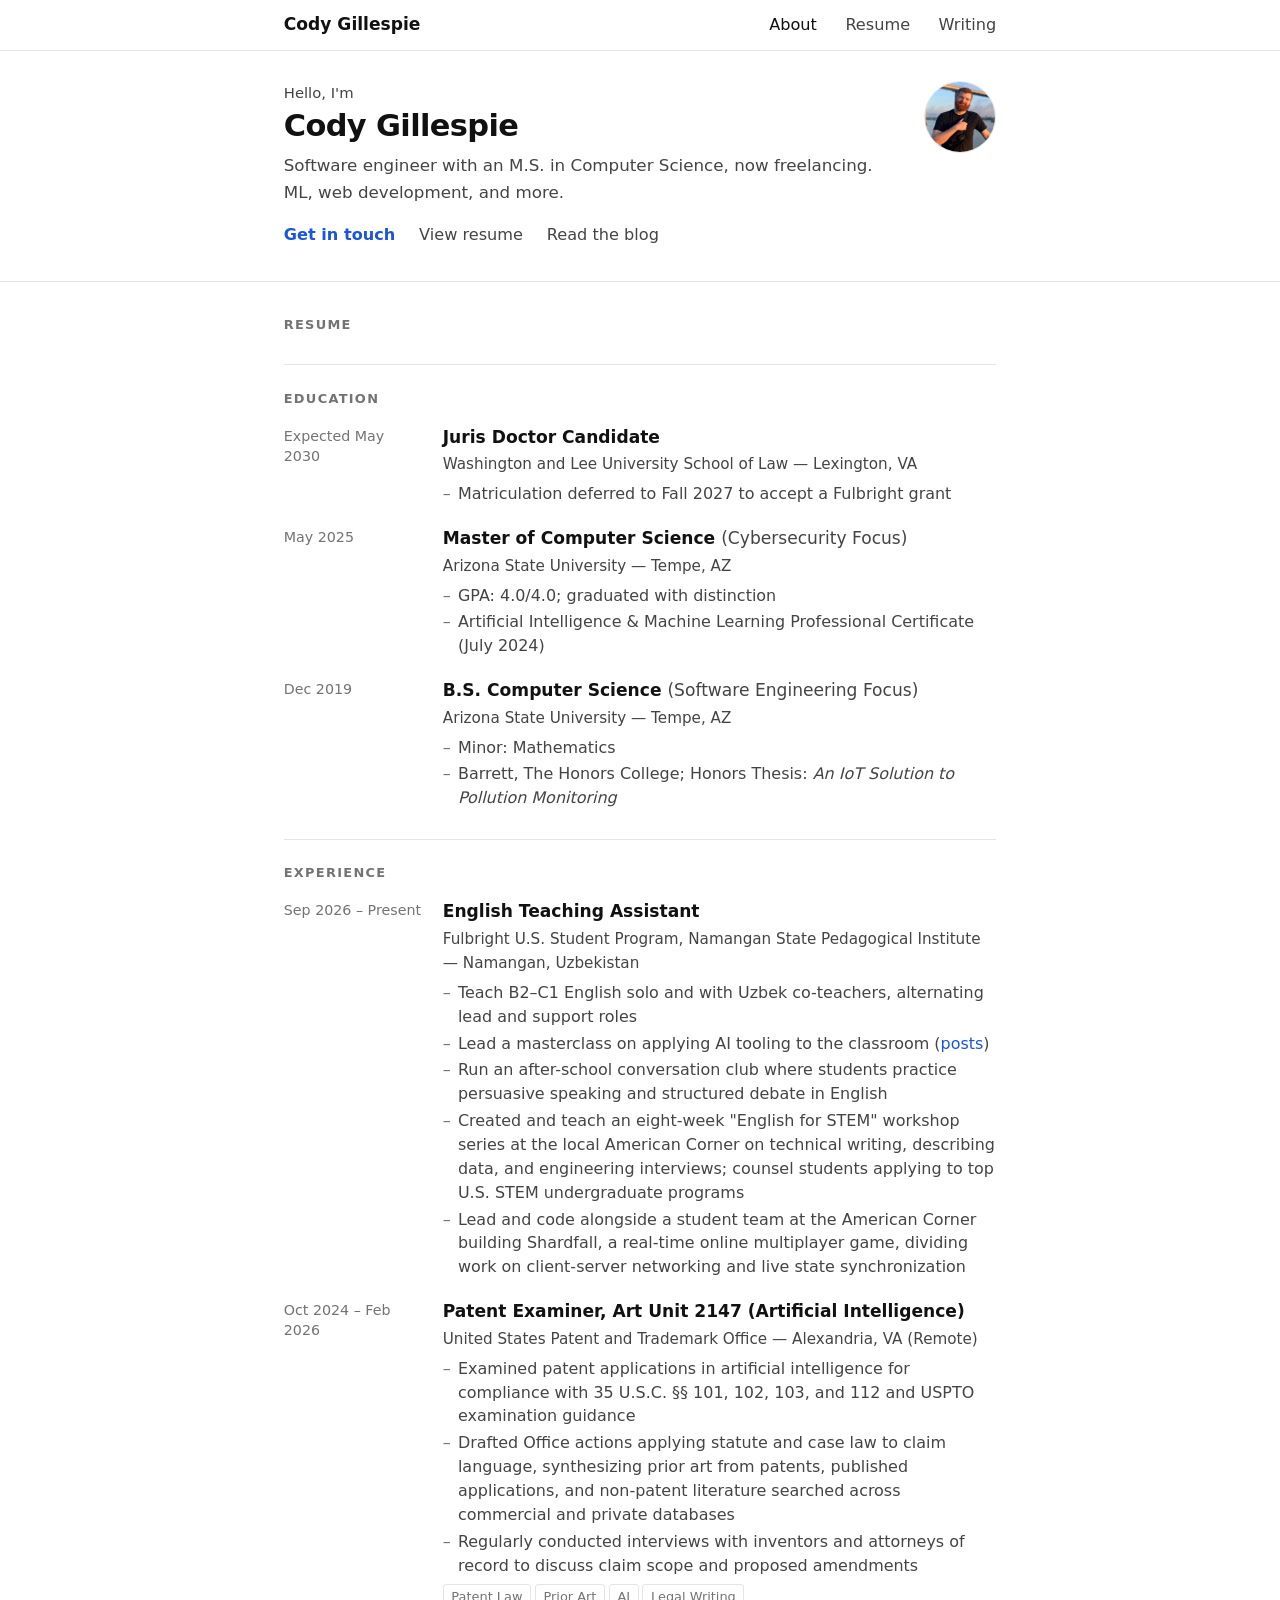
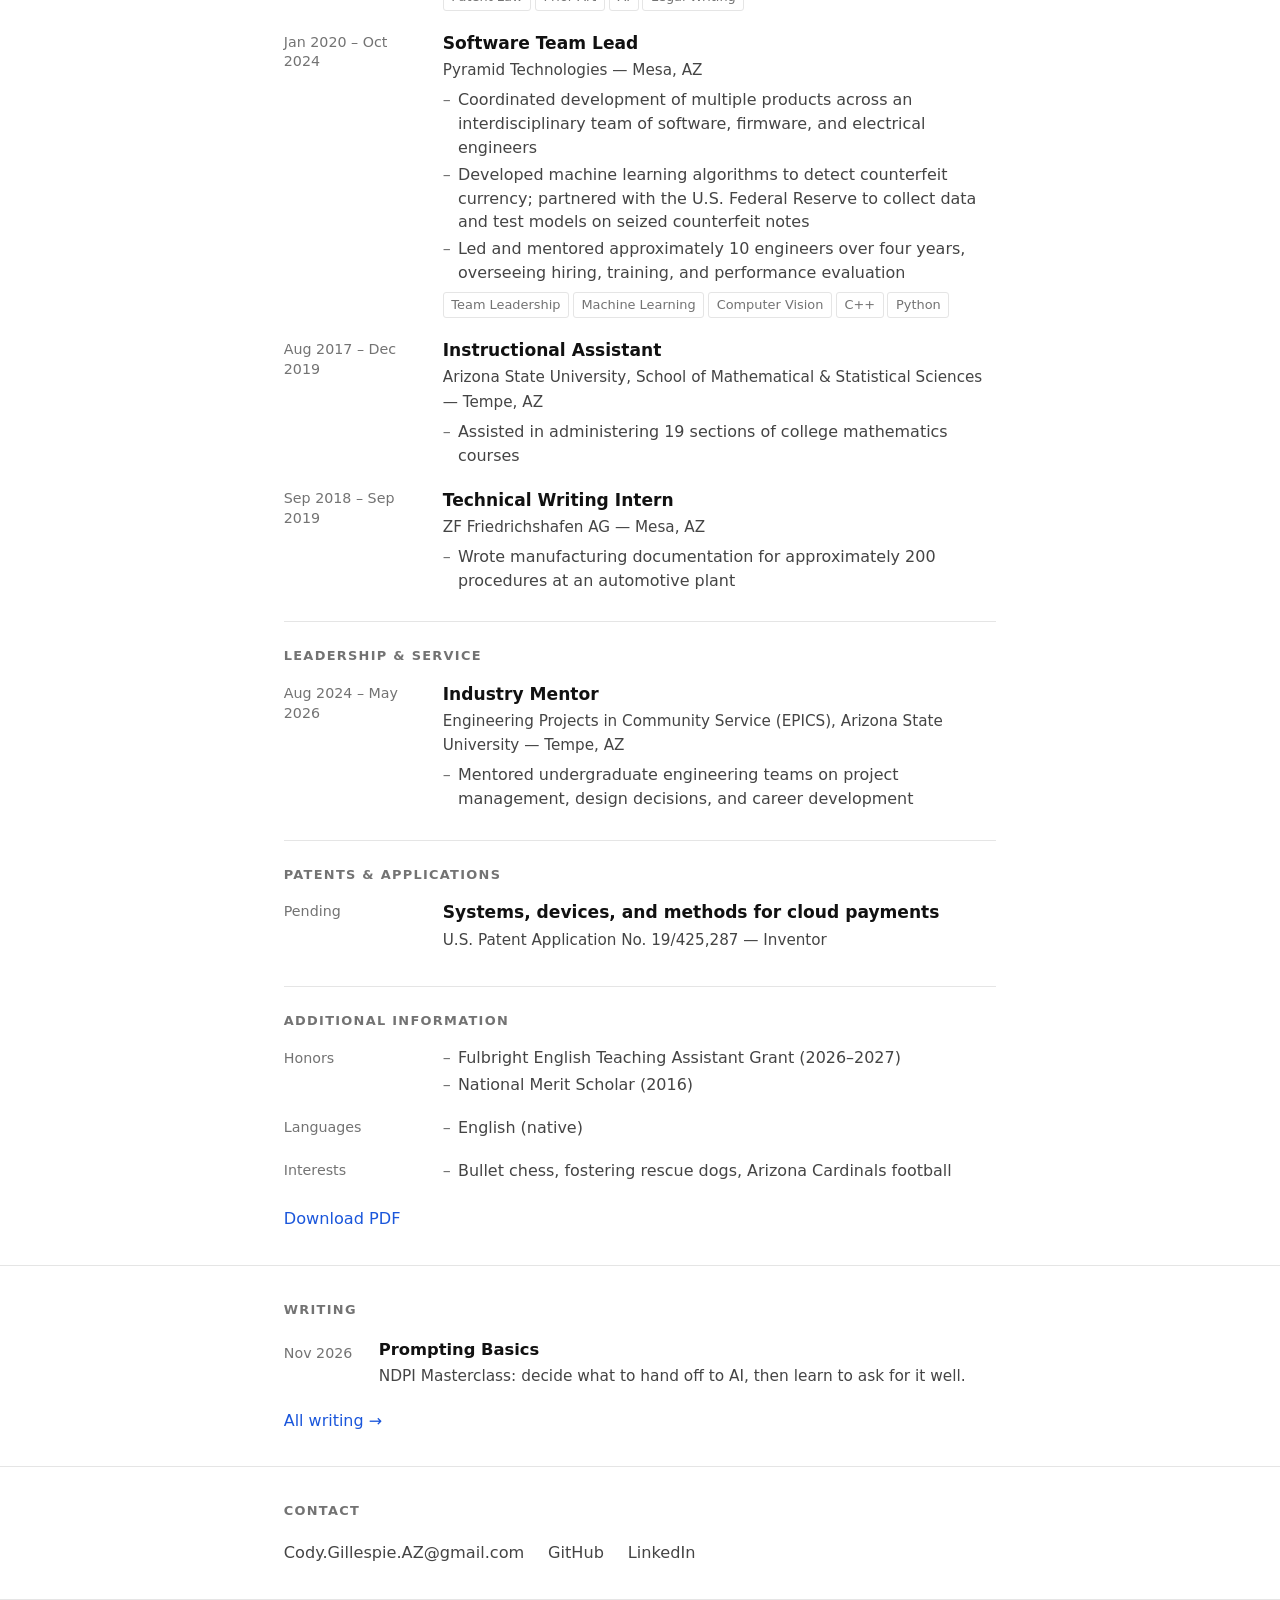
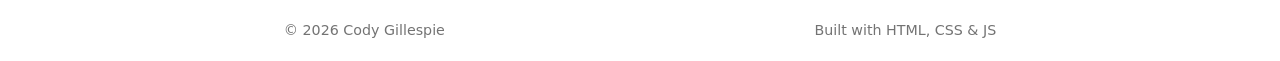
<file: index.html>
<!DOCTYPE html>
<html lang="en">
<head>
  <meta charset="UTF-8" />
  <meta name="viewport" content="width=device-width, initial-scale=1.0" />
  <title>Cody Gillespie</title>
  <link rel="stylesheet" href="styles.css" />
</head>
<body>

  <header class="site-header">
    <nav class="nav">
      <a href="#" class="nav-logo">Cody Gillespie</a>
      <ul class="nav-links">
        <li><a href="#about">About</a></li>
        <li><a href="#resume">Resume</a></li>
        <li><a href="blog/index.html">Writing</a></li>
      </ul>
      <button class="nav-toggle" aria-label="Toggle menu">&#9776;</button>
    </nav>
  </header>

  <!-- HERO -->
  <section class="hero" id="about">
    <div class="container hero-inner">
      <div>
        <span class="hero-eyebrow">Hello, I'm</span>
        <h1 class="hero-name">Cody Gillespie</h1>
        <p class="hero-tagline">Software engineer with an M.S. in Computer Science, now freelancing. ML, web development, and more.</p>
        <div class="hero-actions">
          <a href="#contact">Get in touch</a>
          <a href="#resume">View resume</a>
          <a href="blog/index.html">Read the blog</a>
        </div>
      </div>
      <div class="hero-aside">
        <div class="headshot-wrap">
          <img src="images/headshot.jpeg" alt="Cody Gillespie" class="headshot"
            onerror="this.style.display='none';this.nextElementSibling.style.display='flex'" />
          <div class="headshot-placeholder"><span>Add photo</span></div>
        </div>
      </div>
    </div>
  </section>

  <!-- RESUME -->
  <section class="section" id="resume">
    <div class="container">
      <p class="section-label">Resume</p>

      <p class="group-label">Education</p>
      <div class="entries">

        <div class="entry">
          <span class="entry-date">Expected May 2030</span>
          <div>
            <p class="entry-title">Juris Doctor Candidate</p>
            <p class="entry-org">Washington and Lee University School of Law — Lexington, VA</p>
            <ul>
              <li>Matriculation deferred to Fall 2027 to accept a Fulbright grant</li>
            </ul>
          </div>
        </div>

        <div class="entry">
          <span class="entry-date">May 2025</span>
          <div>
            <p class="entry-title">Master of Computer Science <span style="font-weight:400;color:var(--muted)">(Cybersecurity Focus)</span></p>
            <p class="entry-org">Arizona State University — Tempe, AZ</p>
            <ul>
              <li>GPA: 4.0/4.0; graduated with distinction</li>
              <li>Artificial Intelligence &amp; Machine Learning Professional Certificate (July 2024)</li>
            </ul>
          </div>
        </div>

        <div class="entry">
          <span class="entry-date">Dec 2019</span>
          <div>
            <p class="entry-title">B.S. Computer Science <span style="font-weight:400;color:var(--muted)">(Software Engineering Focus)</span></p>
            <p class="entry-org">Arizona State University — Tempe, AZ</p>
            <ul>
              <li>Minor: Mathematics</li>
              <li>Barrett, The Honors College; Honors Thesis: <em>An IoT Solution to Pollution Monitoring</em></li>
            </ul>
          </div>
        </div>

      </div>

      <p class="group-label">Experience</p>
      <div class="entries">

        <div class="entry">
          <span class="entry-date">Sep 2026 – Present</span>
          <div>
            <p class="entry-title">English Teaching Assistant</p>
            <p class="entry-org">Fulbright U.S. Student Program, Namangan State Pedagogical Institute — Namangan, Uzbekistan</p>
            <ul>
              <li>Teach B2–C1 English solo and with Uzbek co-teachers, alternating lead and support roles</li>
              <li>Lead a masterclass on applying AI tooling to the classroom (<a href="blog/ndpi-masterclass/index.html">posts</a>)</li>
              <li>Run an after-school conversation club where students practice persuasive speaking and structured debate in English</li>
              <li>Created and teach an eight-week "English for STEM" workshop series at the local American Corner on technical writing, describing data, and engineering interviews; counsel students applying to top U.S. STEM undergraduate programs</li>
              <li>Lead and code alongside a student team at the American Corner building Shardfall, a real-time online multiplayer game, dividing work on client-server networking and live state synchronization</li>
            </ul>
          </div>
        </div>

        <div class="entry">
          <span class="entry-date">Oct 2024 – Feb 2026</span>
          <div>
            <p class="entry-title">Patent Examiner, Art Unit 2147 (Artificial Intelligence)</p>
            <p class="entry-org">United States Patent and Trademark Office — Alexandria, VA (Remote)</p>
            <ul>
              <li>Examined patent applications in artificial intelligence for compliance with 35 U.S.C. §§ 101, 102, 103, and 112 and USPTO examination guidance</li>
              <li>Drafted Office actions applying statute and case law to claim language, synthesizing prior art from patents, published applications, and non-patent literature searched across commercial and private databases</li>
              <li>Regularly conducted interviews with inventors and attorneys of record to discuss claim scope and proposed amendments</li>
            </ul>
            <div class="tags">
              <span class="tag">Patent Law</span><span class="tag">Prior Art</span><span class="tag">AI</span><span class="tag">Legal Writing</span>
            </div>
          </div>
        </div>

        <div class="entry">
          <span class="entry-date">Jan 2020 – Oct 2024</span>
          <div>
            <p class="entry-title">Software Team Lead</p>
            <p class="entry-org">Pyramid Technologies — Mesa, AZ</p>
            <ul>
              <li>Coordinated development of multiple products across an interdisciplinary team of software, firmware, and electrical engineers</li>
              <li>Developed machine learning algorithms to detect counterfeit currency; partnered with the U.S. Federal Reserve to collect data and test models on seized counterfeit notes</li>
              <li>Led and mentored approximately 10 engineers over four years, overseeing hiring, training, and performance evaluation</li>
            </ul>
            <div class="tags">
              <span class="tag">Team Leadership</span><span class="tag">Machine Learning</span><span class="tag">Computer Vision</span><span class="tag">C++</span><span class="tag">Python</span>
            </div>
          </div>
        </div>

        <div class="entry">
          <span class="entry-date">Aug 2017 – Dec 2019</span>
          <div>
            <p class="entry-title">Instructional Assistant</p>
            <p class="entry-org">Arizona State University, School of Mathematical &amp; Statistical Sciences — Tempe, AZ</p>
            <ul>
              <li>Assisted in administering 19 sections of college mathematics courses</li>
            </ul>
          </div>
        </div>

        <div class="entry">
          <span class="entry-date">Sep 2018 – Sep 2019</span>
          <div>
            <p class="entry-title">Technical Writing Intern</p>
            <p class="entry-org">ZF Friedrichshafen AG — Mesa, AZ</p>
            <ul>
              <li>Wrote manufacturing documentation for approximately 200 procedures at an automotive plant</li>
            </ul>
          </div>
        </div>

      </div>

      <p class="group-label">Leadership &amp; Service</p>
      <div class="entries">

        <div class="entry">
          <span class="entry-date">Aug 2024 – May 2026</span>
          <div>
            <p class="entry-title">Industry Mentor</p>
            <p class="entry-org">Engineering Projects in Community Service (EPICS), Arizona State University — Tempe, AZ</p>
            <ul>
              <li>Mentored undergraduate engineering teams on project management, design decisions, and career development</li>
            </ul>
          </div>
        </div>

      </div>


      <p class="group-label">Patents &amp; Applications</p>
      <div class="entries">
        <div class="entry">
          <span class="entry-date">Pending</span>
          <div>
            <p class="entry-title">Systems, devices, and methods for cloud payments</p>
            <p class="entry-org">U.S. Patent Application No. 19/425,287 — Inventor</p>
          </div>
        </div>
      </div>

      <p class="group-label">Additional Information</p>
      <div class="entries">
        <div class="entry">
          <span class="entry-date">Honors</span>
          <div>
            <ul>
              <li>Fulbright English Teaching Assistant Grant (2026–2027)</li>
              <li>National Merit Scholar (2016)</li>
            </ul>
          </div>
        </div>
        <div class="entry">
          <span class="entry-date">Languages</span>
          <div>
            <ul>
              <li>English (native)</li>
            </ul>
          </div>
        </div>
        <div class="entry">
          <span class="entry-date">Interests</span>
          <div>
            <ul>
              <li>Bullet chess, fostering rescue dogs, Arizona Cardinals football</li>
            </ul>
          </div>
        </div>
      </div>

      <p class="resume-footer"><a href="#">Download PDF</a></p>
    </div>
  </section>


  <!-- WRITING -->
  <section class="section" id="blog">
    <div class="container">
      <p class="section-label">Writing</p>
      <div class="posts">
        <div class="post">
          <span class="post-date">Nov 2026</span>
          <div>
            <h3><a href="blog/ndpi-masterclass/prompting-basics.html">Prompting Basics</a></h3>
            <p>NDPI Masterclass: decide what to hand off to AI, then learn to ask for it well.</p>
          </div>
        </div>
      </div>
      <p class="section-footer"><a href="blog/index.html">All writing &rarr;</a></p>
    </div>
  </section>

  <!-- CONTACT -->
  <section class="section" id="contact">
    <div class="container">
      <p class="section-label">Contact</p>
      <div class="contact-links">
        <a href="mailto:Cody.Gillespie.AZ@gmail.com">Cody.Gillespie.AZ@gmail.com</a>
<a href="https://github.com/" target="_blank" rel="noopener">GitHub</a>
        <a href="https://www.linkedin.com/in/cody-r/" target="_blank" rel="noopener">LinkedIn</a>
      </div>
    </div>
  </section>

  <footer class="site-footer">
    <div class="footer-inner">
      <span>&copy; 2026 Cody Gillespie</span>
      <span>Built with HTML, CSS & JS</span>
    </div>
  </footer>

  <script src="script.js"></script>
</body>
</html>
</file>
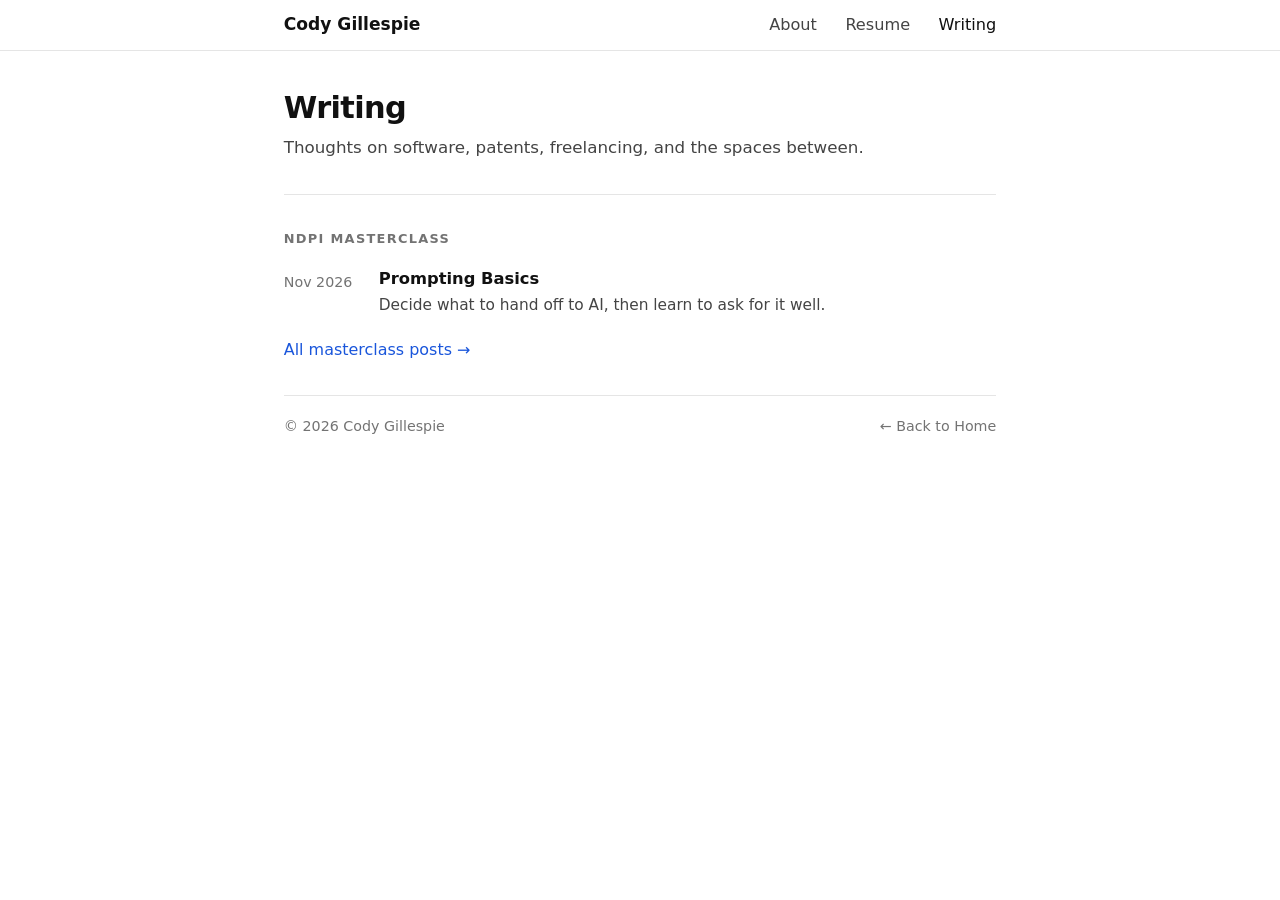
<file: blog/index.html>
<!DOCTYPE html>
<html lang="en">
<head>
  <meta charset="UTF-8" />
  <meta name="viewport" content="width=device-width, initial-scale=1.0" />
  <title>Writing — Cody Gillespie</title>
  <link rel="stylesheet" href="../styles.css" />
</head>
<body>

  <header class="site-header">
    <nav class="nav">
      <a href="../" class="nav-logo">Cody Gillespie</a>
      <ul class="nav-links">
        <li><a href="../#about">About</a></li>
        <li><a href="../#resume">Resume</a></li>
        <li><a href="./index.html" class="active">Writing</a></li>
      </ul>
      <button class="nav-toggle" aria-label="Toggle menu">&#9776;</button>
    </nav>
  </header>

  <main class="page">
    <div class="container">
      <section class="section">
        <h1 class="page-title">Writing</h1>
        <p class="page-sub">Thoughts on software, patents, freelancing, and the spaces between.</p>
      </section>

      <section class="section">
        <p class="section-label">NDPI Masterclass</p>
        <div class="posts">
          <div class="post">
            <span class="post-date">Nov 2026</span>
            <div>
              <h3><a href="ndpi-masterclass/prompting-basics.html">Prompting Basics</a></h3>
              <p>Decide what to hand off to AI, then learn to ask for it well.</p>
            </div>
          </div>
        </div>
        <p class="section-footer" style="margin-top: 1rem;"><a href="ndpi-masterclass/index.html">All masterclass posts &rarr;</a></p>
      </section>
    </div>
  </main>

  <footer class="site-footer">
    <div class="footer-inner">
      <span>&copy; 2026 Cody Gillespie</span>
      <a href="../" style="color: inherit;">&larr; Back to Home</a>
    </div>
  </footer>

  <script src="../script.js"></script>
</body>
</html>
</file>
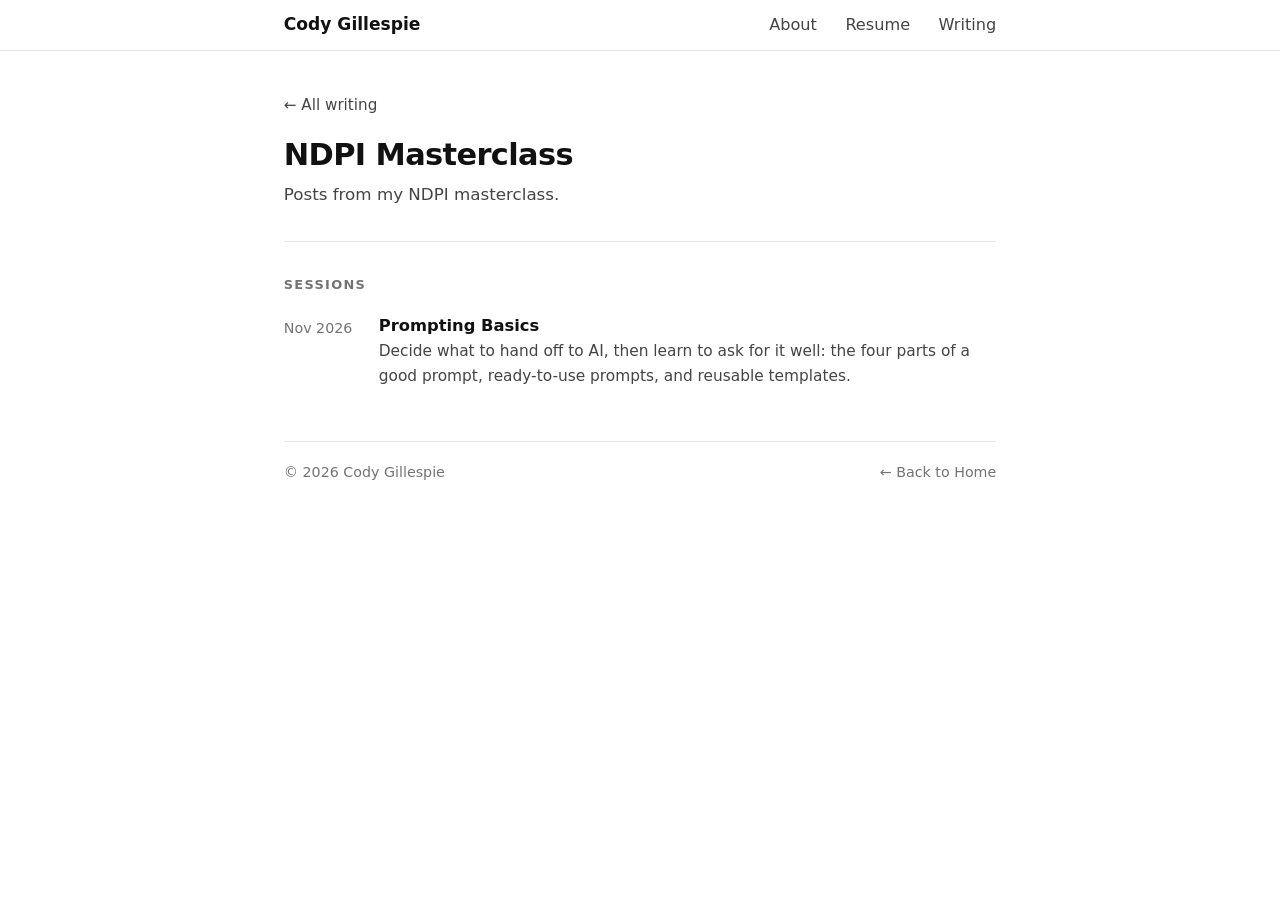
<file: blog/ndpi-masterclass/index.html>
<!DOCTYPE html>
<html lang="en">
<head>
  <meta charset="UTF-8" />
  <meta name="viewport" content="width=device-width, initial-scale=1.0" />
  <title>NDPI Masterclass — Cody Gillespie</title>
  <link rel="stylesheet" href="../../styles.css" />
</head>
<body>

  <header class="site-header">
    <nav class="nav">
      <a href="../../" class="nav-logo">Cody Gillespie</a>
      <ul class="nav-links">
        <li><a href="../../#about">About</a></li>
        <li><a href="../../#resume">Resume</a></li>
        <li><a href="../index.html">Writing</a></li>
      </ul>
      <button class="nav-toggle" aria-label="Toggle menu">&#9776;</button>
    </nav>
  </header>

  <main class="page">
    <div class="container">
      <section class="section">
        <a href="../index.html" class="back-link">&larr; All writing</a>
        <h1 class="page-title">NDPI Masterclass</h1>
        <p class="page-sub">Posts from my NDPI masterclass.</p>
      </section>

      <section class="section">
        <p class="section-label">Sessions</p>
        <!--
          Add a .post entry per session (newest first). Copy prompting-basics.html
          as the starting point for a new post.
        -->
        <div class="posts">
          <div class="post">
            <span class="post-date">Nov 2026</span>
            <div>
              <h3><a href="prompting-basics.html">Prompting Basics</a></h3>
              <p>Decide what to hand off to AI, then learn to ask for it well: the four parts of a good prompt, ready-to-use prompts, and reusable templates.</p>
            </div>
          </div>
        </div>
      </section>
    </div>
  </main>

  <footer class="site-footer">
    <div class="footer-inner">
      <span>&copy; 2026 Cody Gillespie</span>
      <a href="../../" style="color: inherit;">&larr; Back to Home</a>
    </div>
  </footer>

  <script src="../../script.js"></script>
</body>
</html>
</file>
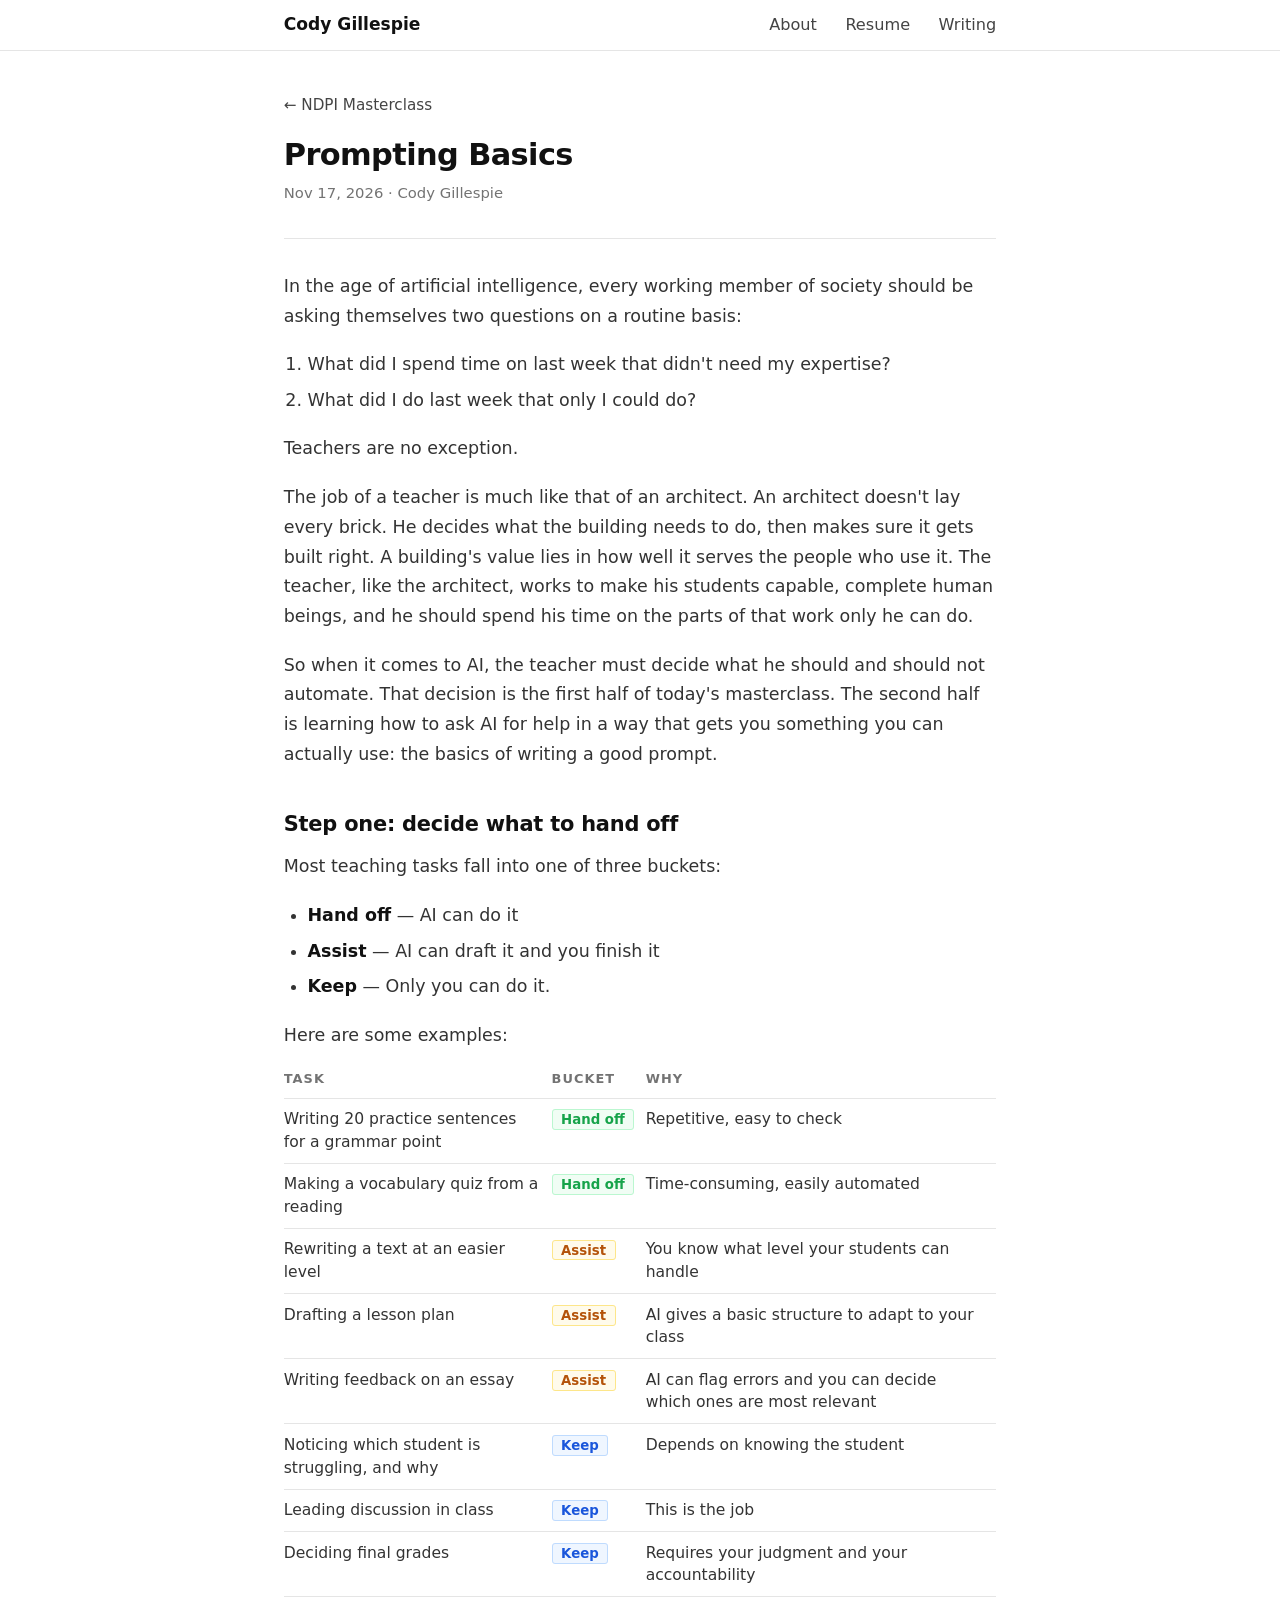
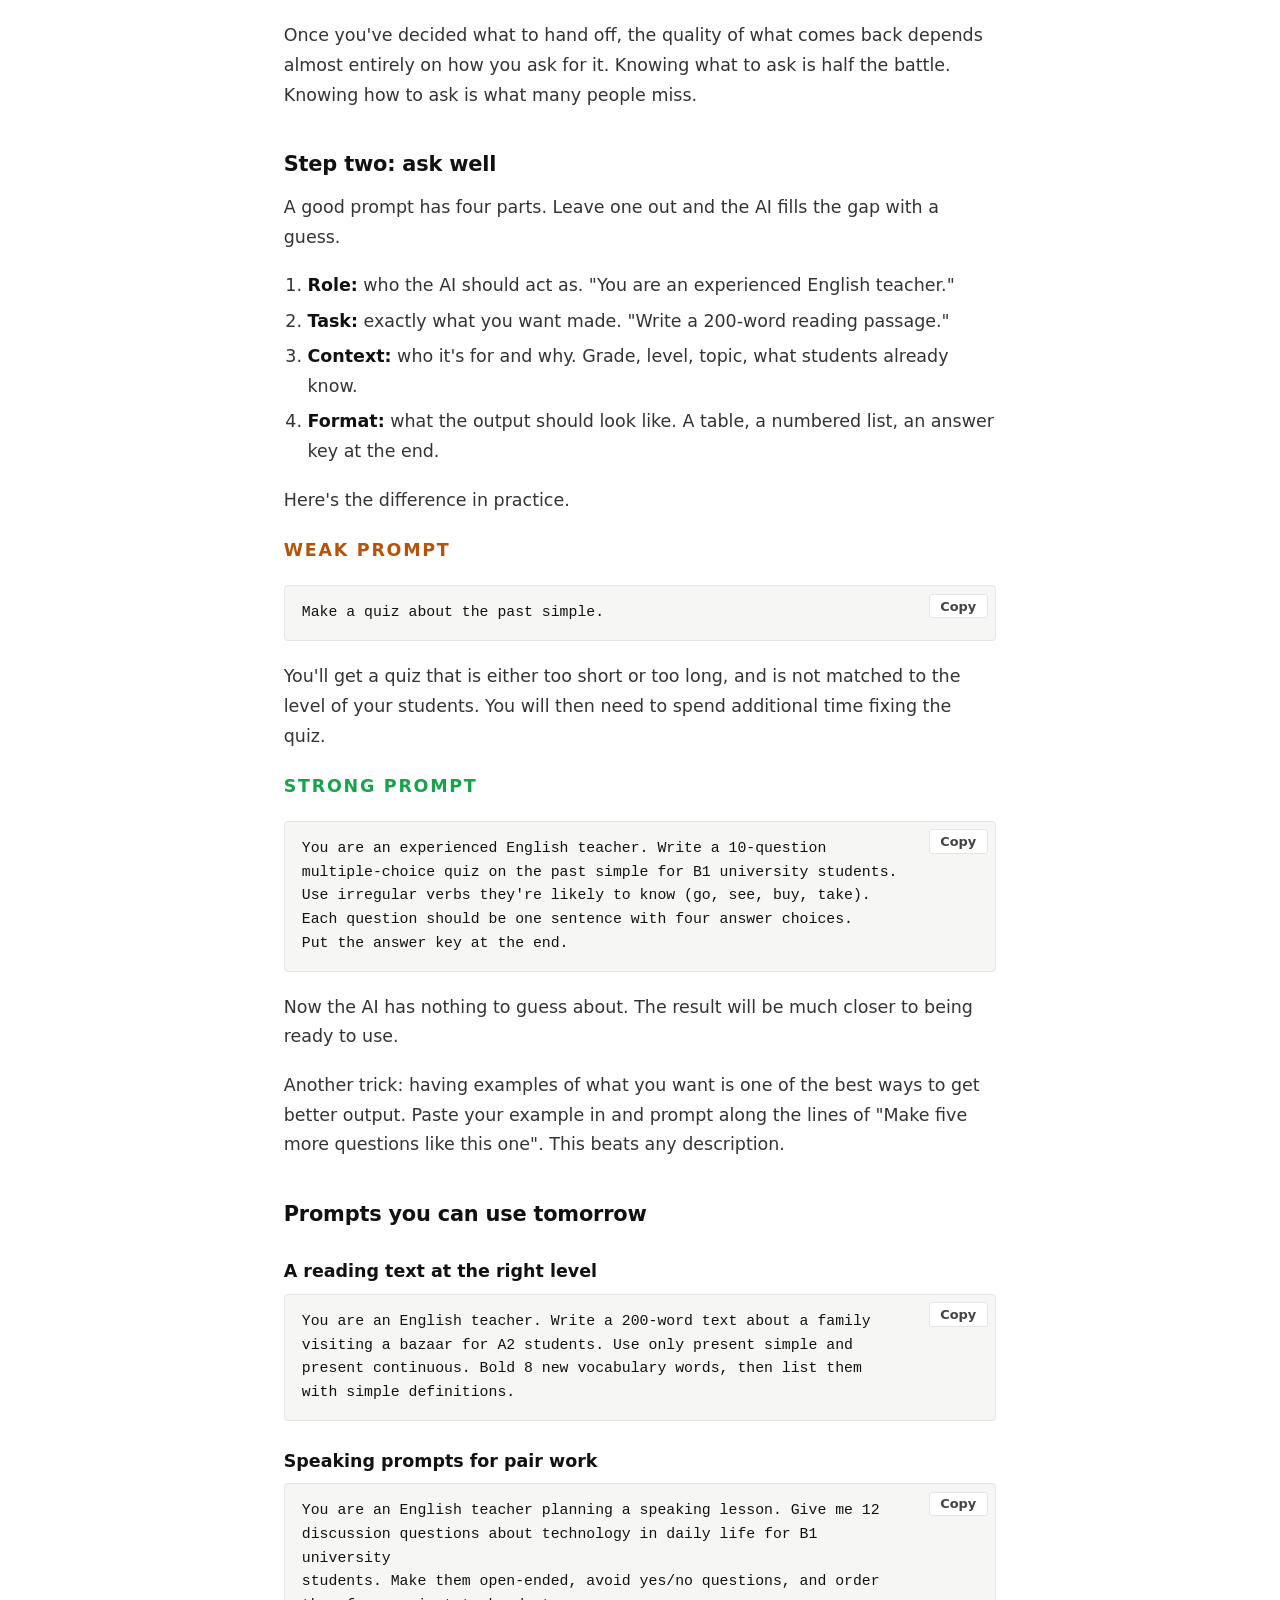
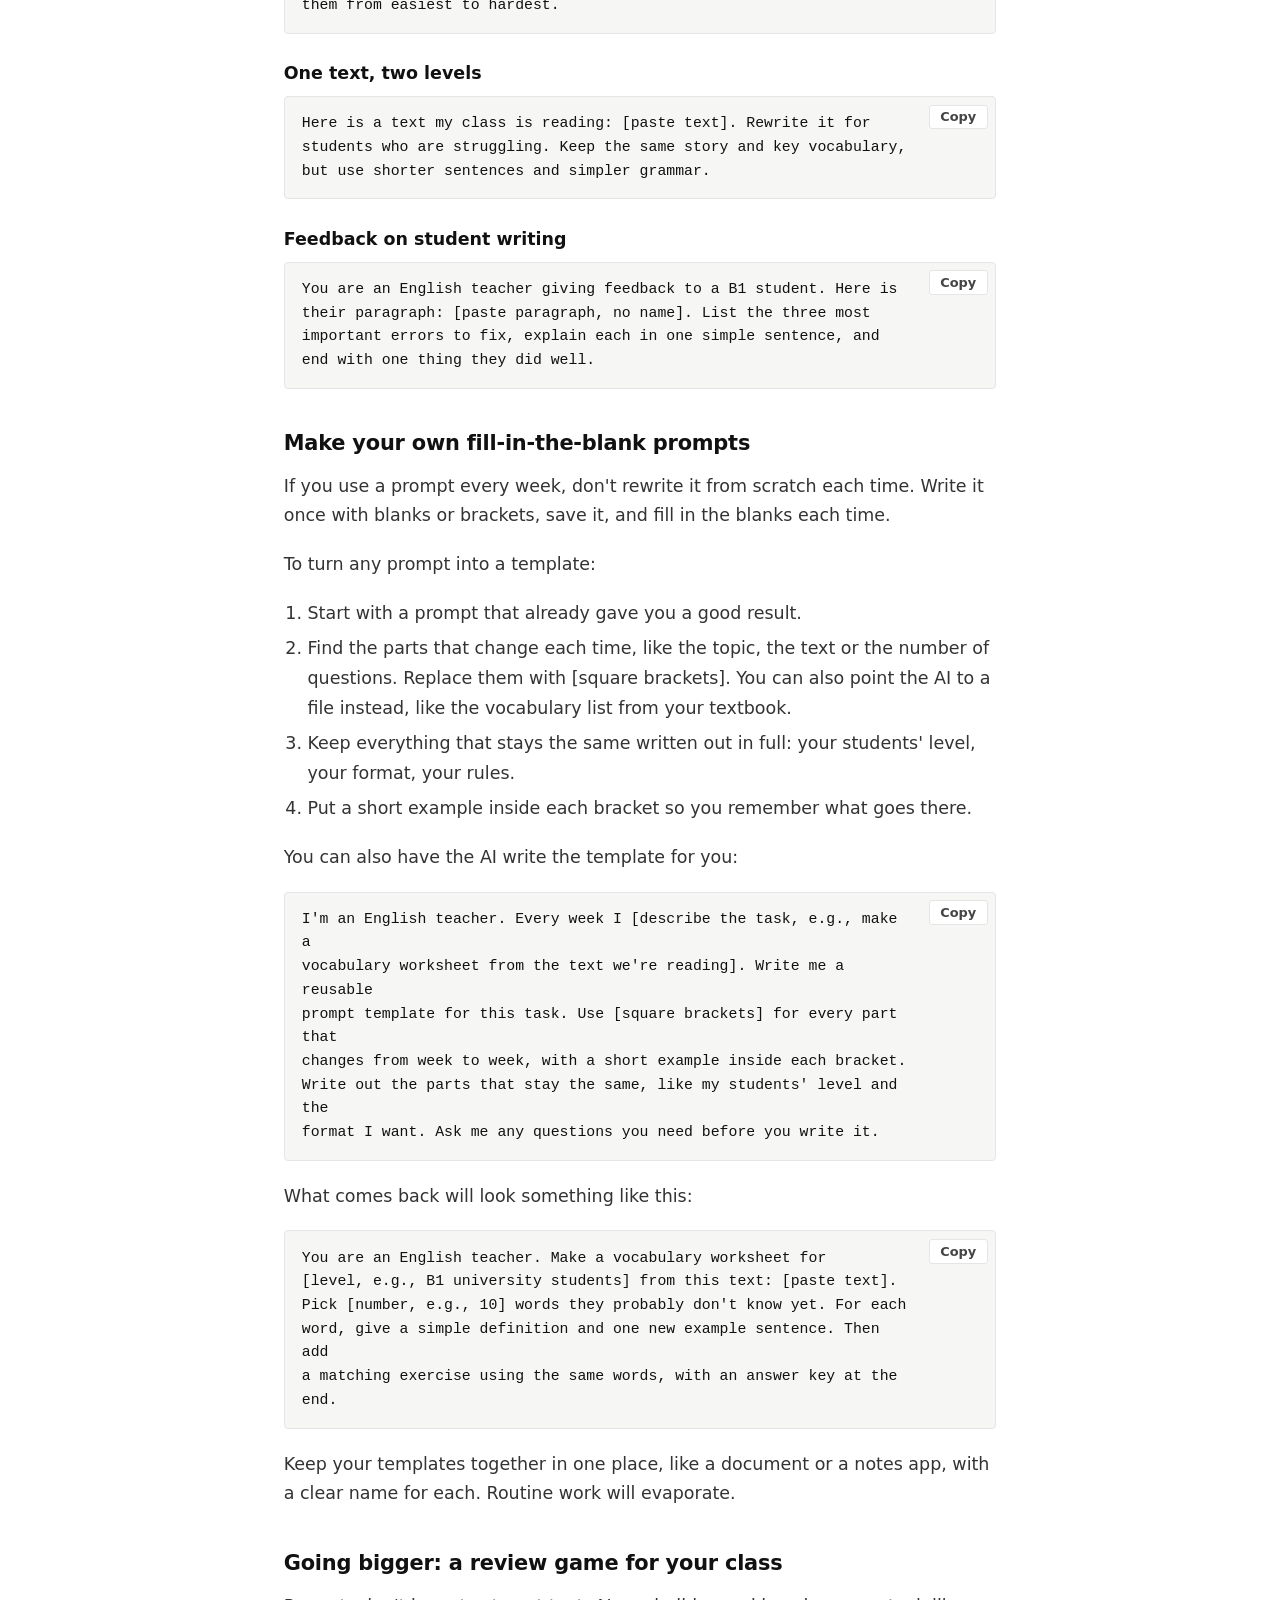
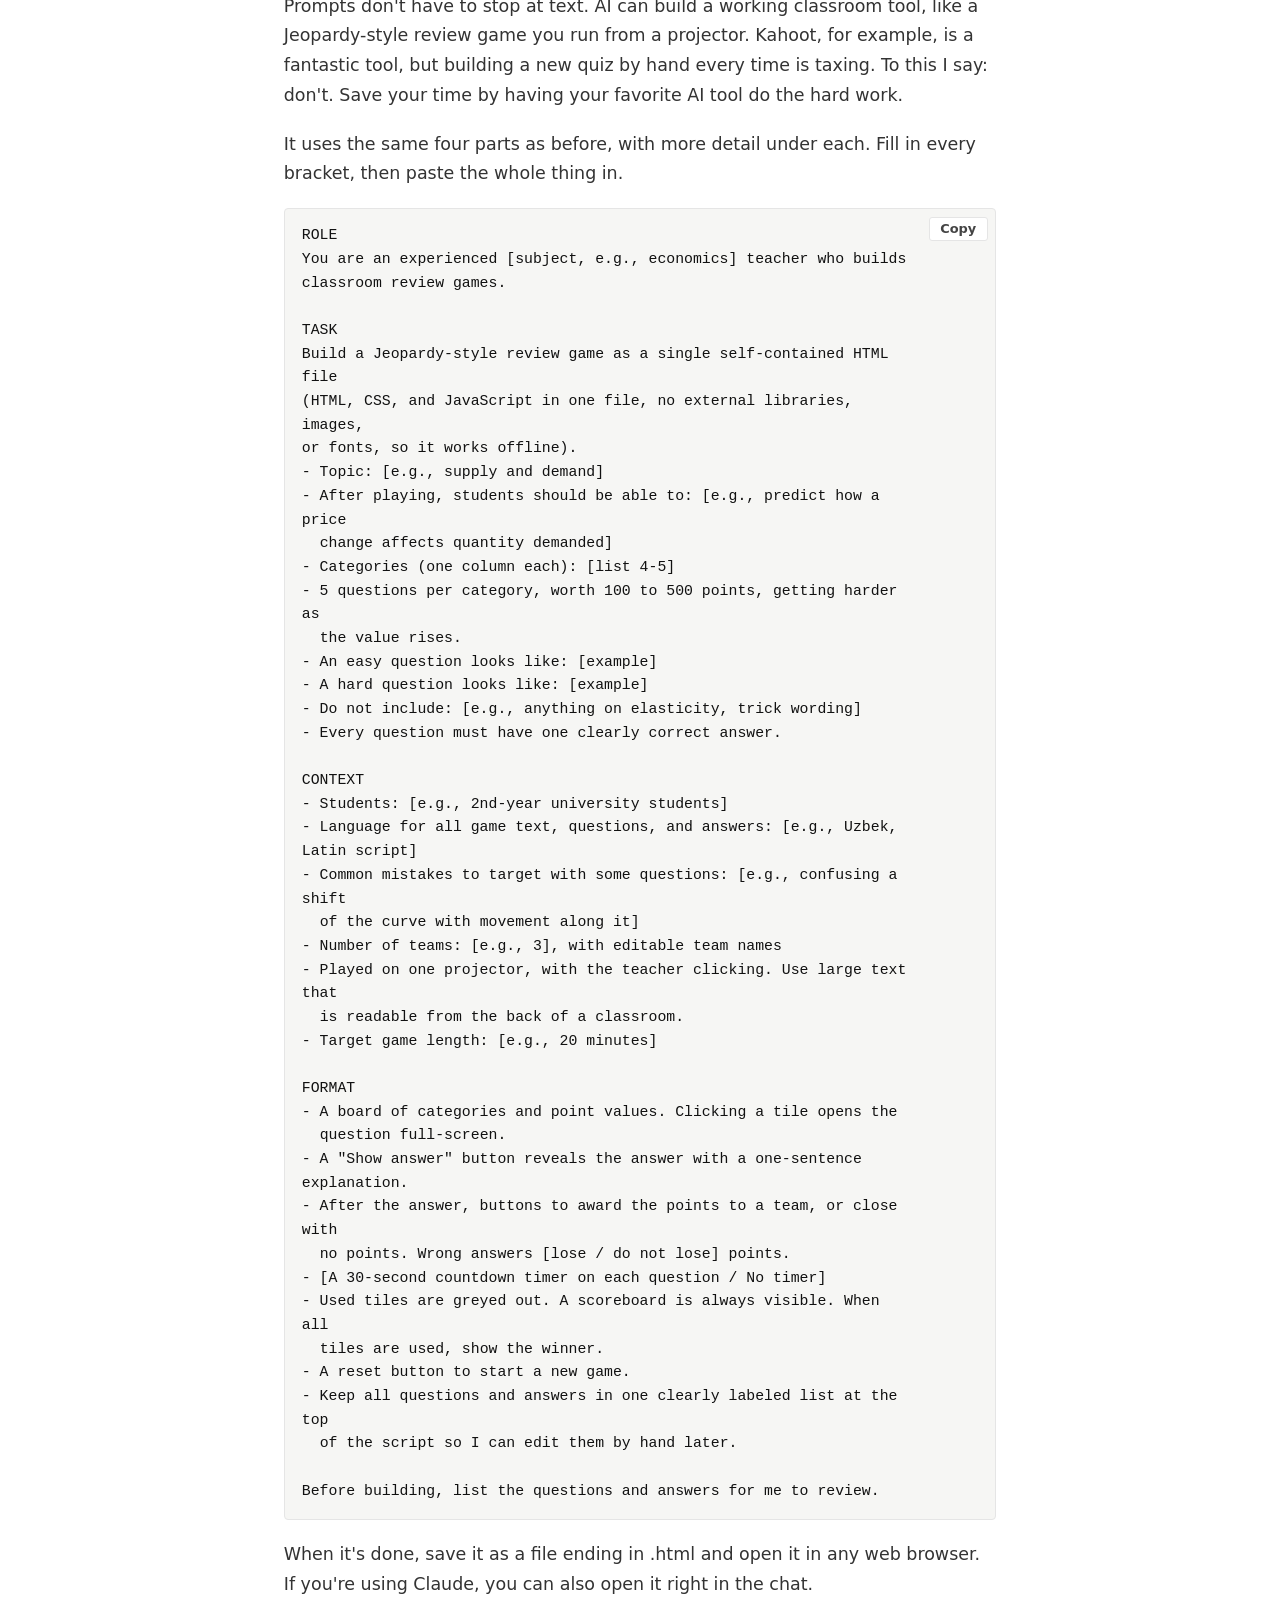
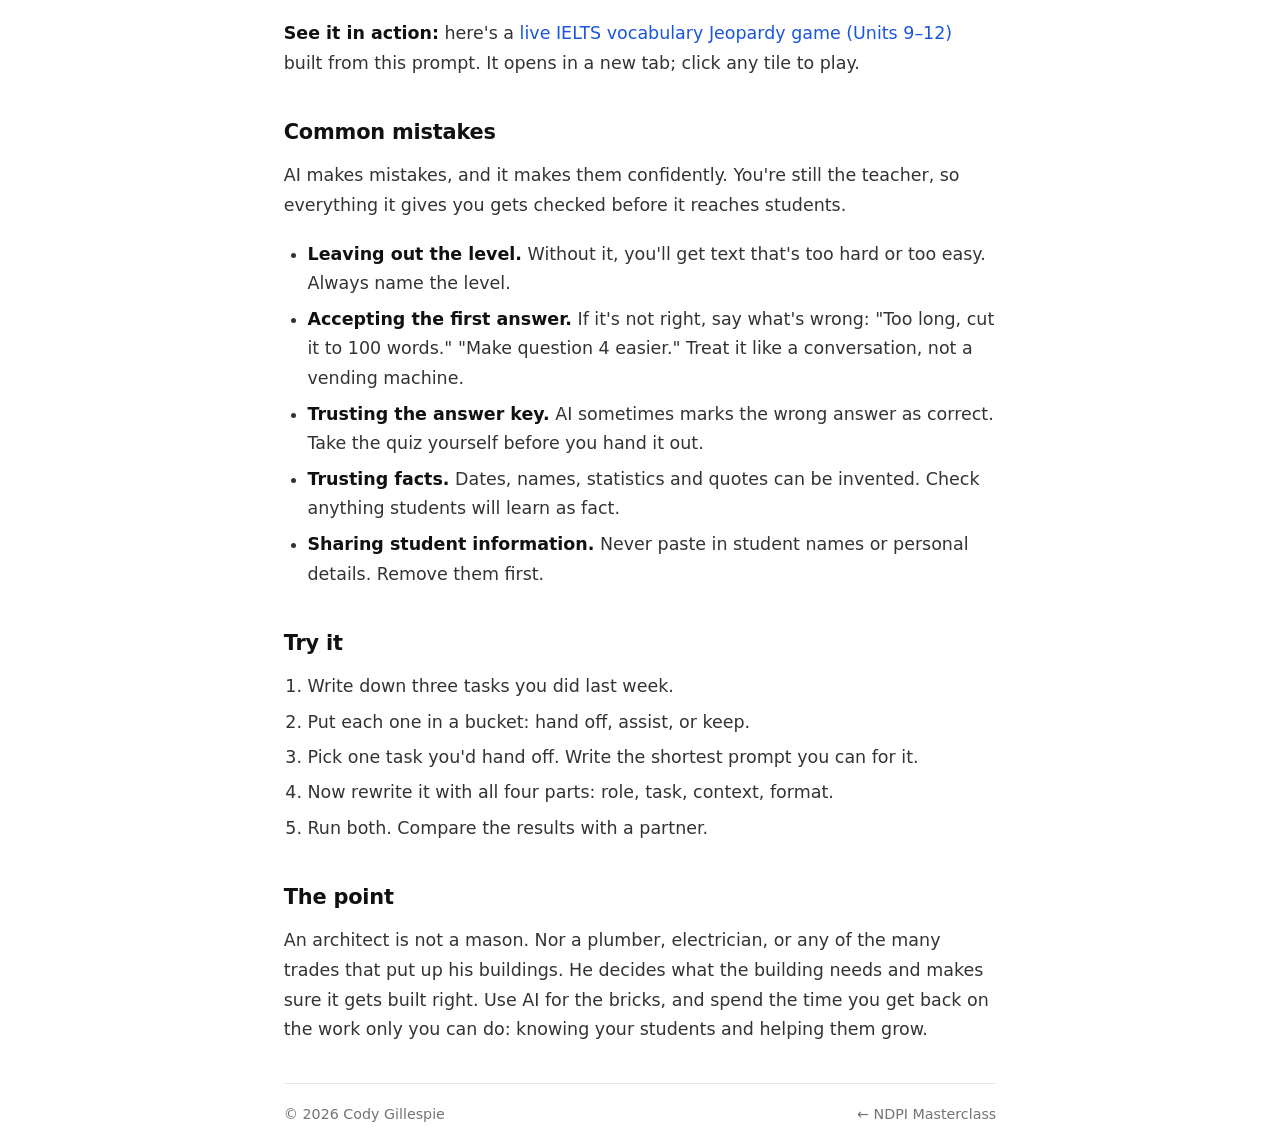
<file: blog/ndpi-masterclass/prompting-basics.html>
<!DOCTYPE html>
<html lang="en">
<head>
  <meta charset="UTF-8" />
  <meta name="viewport" content="width=device-width, initial-scale=1.0" />
  <title>Prompting Basics — NDPI Masterclass — Cody Gillespie</title>
  <meta name="description" content="Decide what to hand off to AI, then learn to ask for it well: the four parts of a good prompt, ready-to-use prompts for teachers, and reusable templates." />
  <link rel="stylesheet" href="../../styles.css" />
</head>
<body>

  <header class="site-header">
    <nav class="nav">
      <a href="../../" class="nav-logo">Cody Gillespie</a>
      <ul class="nav-links">
        <li><a href="../../#about">About</a></li>
        <li><a href="../../#resume">Resume</a></li>
        <li><a href="../index.html">Writing</a></li>
      </ul>
      <button class="nav-toggle" aria-label="Toggle menu">&#9776;</button>
    </nav>
  </header>

  <main class="page">
    <div class="container">
      <section class="section">
        <a href="index.html" class="back-link">&larr; NDPI Masterclass</a>
        <h1 class="page-title">Prompting Basics</h1>
        <p class="article-meta"><time datetime="2026-11-17">Nov 17, 2026</time> · Cody Gillespie</p>
      </section>

      <article class="article-body section">
        <p>In the age of artificial intelligence, every working member of society should be asking themselves two questions on a routine basis:</p>
        <ol>
          <li>What did I spend time on last week that didn't need my expertise?</li>
          <li>What did I do last week that only I could do?</li>
        </ol>
        <p>Teachers are no exception.</p>
        <p>The job of a teacher is much like that of an architect. An architect doesn't lay every brick. He decides what the building needs to do, then makes sure it gets built right. A building's value lies in how well it serves the people who use it. The teacher, like the architect, works to make his students capable, complete human beings, and he should spend his time on the parts of that work only he can do.</p>
        <p>So when it comes to AI, the teacher must decide what he should and should not automate. That decision is the first half of today's masterclass. The second half is learning how to ask AI for help in a way that gets you something you can actually use: the basics of writing a good prompt.</p>

        <h2>Step one: decide what to hand off</h2>
        <p>Most teaching tasks fall into one of three buckets:</p>
        <ul>
          <li><strong>Hand off</strong> — AI can do it</li>
          <li><strong>Assist</strong> — AI can draft it and you finish it</li>
          <li><strong>Keep</strong> — Only you can do it.</li>
        </ul>
        <p>Here are some examples:</p>
        <div class="table-wrap">
          <table>
            <thead>
              <tr><th>Task</th><th>Bucket</th><th>Why</th></tr>
            </thead>
            <tbody>
              <tr><td>Writing 20 practice sentences for a grammar point</td><td><span class="bucket handoff">Hand off</span></td><td>Repetitive, easy to check</td></tr>
              <tr><td>Making a vocabulary quiz from a reading</td><td><span class="bucket handoff">Hand off</span></td><td>Time-consuming, easily automated</td></tr>
              <tr><td>Rewriting a text at an easier level</td><td><span class="bucket assist">Assist</span></td><td>You know what level your students can handle</td></tr>
              <tr><td>Drafting a lesson plan</td><td><span class="bucket assist">Assist</span></td><td>AI gives a basic structure to adapt to your class</td></tr>
              <tr><td>Writing feedback on an essay</td><td><span class="bucket assist">Assist</span></td><td>AI can flag errors and you can decide which ones are most relevant</td></tr>
              <tr><td>Noticing which student is struggling, and why</td><td><span class="bucket keep">Keep</span></td><td>Depends on knowing the student</td></tr>
              <tr><td>Leading discussion in class</td><td><span class="bucket keep">Keep</span></td><td>This is the job</td></tr>
              <tr><td>Deciding final grades</td><td><span class="bucket keep">Keep</span></td><td>Requires your judgment and your accountability</td></tr>
            </tbody>
          </table>
        </div>
        <p>Once you've decided what to hand off, the quality of what comes back depends almost entirely on how you ask for it. Knowing what to ask is half the battle. Knowing how to ask is what many people miss.</p>

        <h2>Step two: ask well</h2>
        <p>A good prompt has four parts. Leave one out and the AI fills the gap with a guess.</p>
        <ol>
          <li><strong>Role:</strong> who the AI should act as. "You are an experienced English teacher."</li>
          <li><strong>Task:</strong> exactly what you want made. "Write a 200-word reading passage."</li>
          <li><strong>Context:</strong> who it's for and why. Grade, level, topic, what students already know.</li>
          <li><strong>Format:</strong> what the output should look like. A table, a numbered list, an answer key at the end.</li>
        </ol>
        <p>Here's the difference in practice.</p>

        <p class="prompt-label weak">Weak prompt</p>
<pre>Make a quiz about the past simple.</pre>
        <p>You'll get a quiz that is either too short or too long, and is not matched to the level of your students. You will then need to spend additional time fixing the quiz.</p>

        <p class="prompt-label strong">Strong prompt</p>
<pre>You are an experienced English teacher. Write a 10-question
multiple-choice quiz on the past simple for B1 university students.
Use irregular verbs they're likely to know (go, see, buy, take).
Each question should be one sentence with four answer choices.
Put the answer key at the end.</pre>
        <p>Now the AI has nothing to guess about. The result will be much closer to being ready to use.</p>
        <p>Another trick: having examples of what you want is one of the best ways to get better output. Paste your example in and prompt along the lines of "Make five more questions like this one". This beats any description.</p>

        <h2>Prompts you can use tomorrow</h2>

        <h3>A reading text at the right level</h3>
<pre>You are an English teacher. Write a 200-word text about a family
visiting a bazaar for A2 students. Use only present simple and
present continuous. Bold 8 new vocabulary words, then list them
with simple definitions.</pre>

        <h3>Speaking prompts for pair work</h3>
<pre>You are an English teacher planning a speaking lesson. Give me 12
discussion questions about technology in daily life for B1 university
students. Make them open-ended, avoid yes/no questions, and order
them from easiest to hardest.</pre>

        <h3>One text, two levels</h3>
<pre>Here is a text my class is reading: [paste text]. Rewrite it for
students who are struggling. Keep the same story and key vocabulary,
but use shorter sentences and simpler grammar.</pre>

        <h3>Feedback on student writing</h3>
<pre>You are an English teacher giving feedback to a B1 student. Here is
their paragraph: [paste paragraph, no name]. List the three most
important errors to fix, explain each in one simple sentence, and
end with one thing they did well.</pre>

        <h2>Make your own fill-in-the-blank prompts</h2>
        <p>If you use a prompt every week, don't rewrite it from scratch each time. Write it once with blanks or brackets, save it, and fill in the blanks each time.</p>
        <p>To turn any prompt into a template:</p>
        <ol>
          <li>Start with a prompt that already gave you a good result.</li>
          <li>Find the parts that change each time, like the topic, the text or the number of questions. Replace them with [square brackets]. You can also point the AI to a file instead, like the vocabulary list from your textbook.</li>
          <li>Keep everything that stays the same written out in full: your students' level, your format, your rules.</li>
          <li>Put a short example inside each bracket so you remember what goes there.</li>
        </ol>
        <p>You can also have the AI write the template for you:</p>
<pre>I'm an English teacher. Every week I [describe the task, e.g., make a
vocabulary worksheet from the text we're reading]. Write me a reusable
prompt template for this task. Use [square brackets] for every part that
changes from week to week, with a short example inside each bracket.
Write out the parts that stay the same, like my students' level and the
format I want. Ask me any questions you need before you write it.</pre>
        <p>What comes back will look something like this:</p>
<pre>You are an English teacher. Make a vocabulary worksheet for
[level, e.g., B1 university students] from this text: [paste text].
Pick [number, e.g., 10] words they probably don't know yet. For each
word, give a simple definition and one new example sentence. Then add
a matching exercise using the same words, with an answer key at the end.</pre>
        <p>Keep your templates together in one place, like a document or a notes app, with a clear name for each. Routine work will evaporate.</p>

        <h2>Going bigger: a review game for your class</h2>
        <p>Prompts don't have to stop at text. AI can build a working classroom tool, like a Jeopardy-style review game you run from a projector. Kahoot, for example, is a fantastic tool, but building a new quiz by hand every time is taxing. To this I say: don't. Save your time by having your favorite AI tool do the hard work.</p>
        <p>It uses the same four parts as before, with more detail under each. Fill in every bracket, then paste the whole thing in.</p>
<pre>ROLE
You are an experienced [subject, e.g., economics] teacher who builds
classroom review games.

TASK
Build a Jeopardy-style review game as a single self-contained HTML file
(HTML, CSS, and JavaScript in one file, no external libraries, images,
or fonts, so it works offline).
- Topic: [e.g., supply and demand]
- After playing, students should be able to: [e.g., predict how a price
  change affects quantity demanded]
- Categories (one column each): [list 4-5]
- 5 questions per category, worth 100 to 500 points, getting harder as
  the value rises.
- An easy question looks like: [example]
- A hard question looks like: [example]
- Do not include: [e.g., anything on elasticity, trick wording]
- Every question must have one clearly correct answer.

CONTEXT
- Students: [e.g., 2nd-year university students]
- Language for all game text, questions, and answers: [e.g., Uzbek, Latin script]
- Common mistakes to target with some questions: [e.g., confusing a shift
  of the curve with movement along it]
- Number of teams: [e.g., 3], with editable team names
- Played on one projector, with the teacher clicking. Use large text that
  is readable from the back of a classroom.
- Target game length: [e.g., 20 minutes]

FORMAT
- A board of categories and point values. Clicking a tile opens the
  question full-screen.
- A "Show answer" button reveals the answer with a one-sentence explanation.
- After the answer, buttons to award the points to a team, or close with
  no points. Wrong answers [lose / do not lose] points.
- [A 30-second countdown timer on each question / No timer]
- Used tiles are greyed out. A scoreboard is always visible. When all
  tiles are used, show the winner.
- A reset button to start a new game.
- Keep all questions and answers in one clearly labeled list at the top
  of the script so I can edit them by hand later.

Before building, list the questions and answers for me to review.</pre>
        <p>When it's done, save it as a file ending in .html and open it in any web browser. If you're using Claude, you can also open it right in the chat.</p>
        <p><strong>See it in action:</strong> here's a <a href="samples/ielts-vocabulary-jeopardy.html" target="_blank" rel="noopener">live IELTS vocabulary Jeopardy game (Units 9–12)</a> built from this prompt. It opens in a new tab; click any tile to play.</p>

        <h2>Common mistakes</h2>
        <p>AI makes mistakes, and it makes them confidently. You're still the teacher, so everything it gives you gets checked before it reaches students.</p>
        <ul>
          <li><strong>Leaving out the level.</strong> Without it, you'll get text that's too hard or too easy. Always name the level.</li>
          <li><strong>Accepting the first answer.</strong> If it's not right, say what's wrong: "Too long, cut it to 100 words." "Make question 4 easier." Treat it like a conversation, not a vending machine.</li>
          <li><strong>Trusting the answer key.</strong> AI sometimes marks the wrong answer as correct. Take the quiz yourself before you hand it out.</li>
          <li><strong>Trusting facts.</strong> Dates, names, statistics and quotes can be invented. Check anything students will learn as fact.</li>
          <li><strong>Sharing student information.</strong> Never paste in student names or personal details. Remove them first.</li>
        </ul>

        <h2>Try it</h2>
        <ol>
          <li>Write down three tasks you did last week.</li>
          <li>Put each one in a bucket: hand off, assist, or keep.</li>
          <li>Pick one task you'd hand off. Write the shortest prompt you can for it.</li>
          <li>Now rewrite it with all four parts: role, task, context, format.</li>
          <li>Run both. Compare the results with a partner.</li>
        </ol>

        <h2>The point</h2>
        <p>An architect is not a mason. Nor a plumber, electrician, or any of the many trades that put up his buildings. He decides what the building needs and makes sure it gets built right. Use AI for the bricks, and spend the time you get back on the work only you can do: knowing your students and helping them grow.</p>
      </article>
    </div>
  </main>

  <footer class="site-footer">
    <div class="footer-inner">
      <span>&copy; 2026 Cody Gillespie</span>
      <a href="index.html" style="color: inherit;">&larr; NDPI Masterclass</a>
    </div>
  </footer>

  <script src="../../script.js"></script>
</body>
</html>
</file>
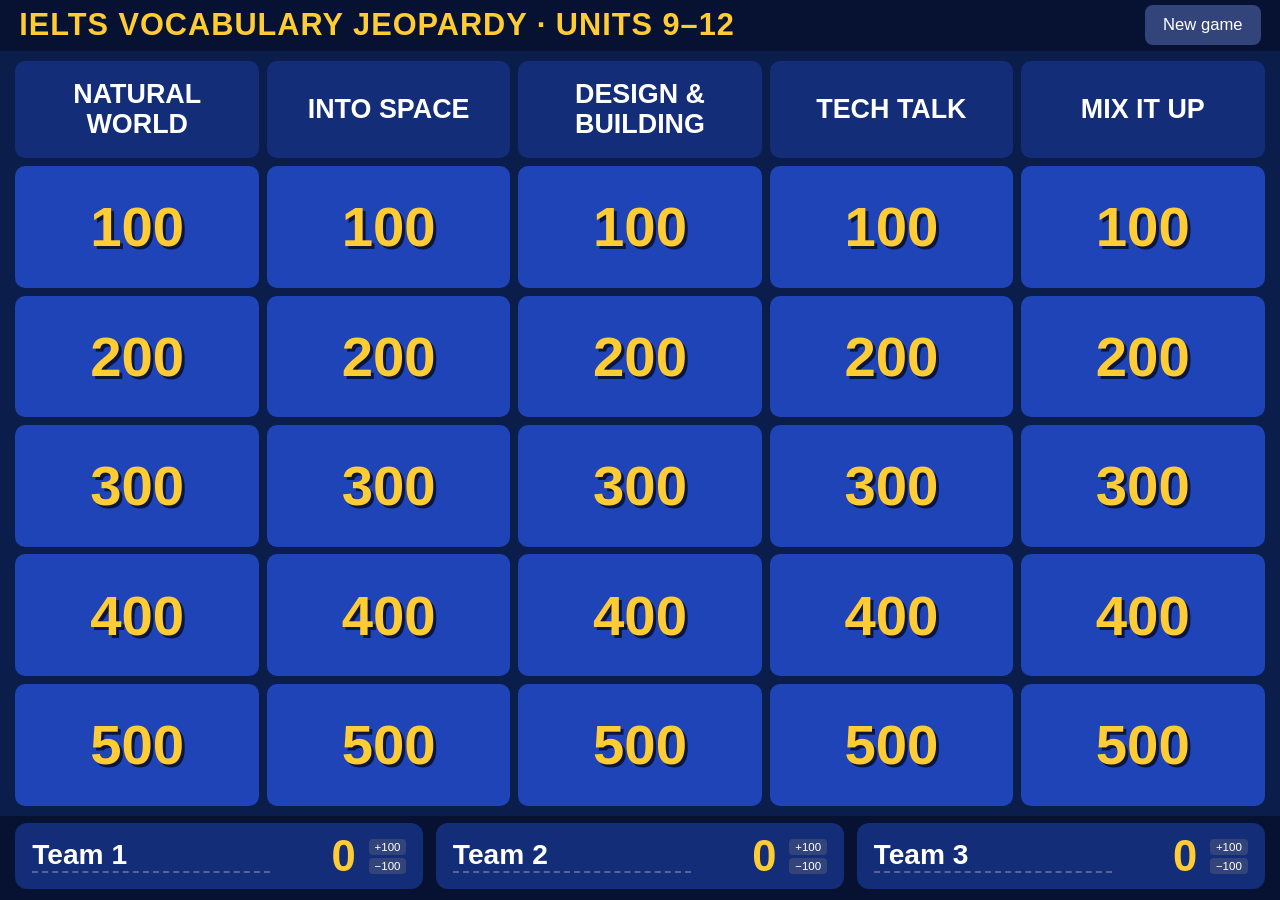
<file: blog/ndpi-masterclass/samples/ielts-vocabulary-jeopardy.html>
<!DOCTYPE html>
<html lang="en">
<head>
<meta charset="UTF-8">
<meta name="viewport" content="width=device-width, initial-scale=1.0">
<title>IELTS Vocabulary Jeopardy – Units 9–12</title>
<style>
  * { box-sizing: border-box; margin: 0; padding: 0; }
  html, body { height: 100%; }
  body {
    font-family: "Segoe UI", Roboto, "Helvetica Neue", Arial, sans-serif;
    background: #0b1d4a;
    color: #fff;
    display: flex;
    flex-direction: column;
    height: 100vh;
    height: 100dvh;
    overflow: hidden;
  }
  button { font-family: inherit; cursor: pointer; border: none; }

  /* ---------- Header ---------- */
  header {
    display: flex; align-items: center; justify-content: space-between;
    padding: 0.6vh 1.5vw;
    background: #071233;
  }
  header h1 { font-size: clamp(14px, min(2.4vw, 4vh), 40px); letter-spacing: 1px; color: #ffcc33; }
  .small-btn {
    background: #33447a; color: #fff; font-size: clamp(12px, min(1.3vw, 2.4vh), 22px);
    padding: 0.6em 1.1em; border-radius: 8px;
  }
  .small-btn:hover { background: #4a5c96; }
  .small-btn.armed { background: #c0392b; }

  /* ---------- Board ---------- */
  #main { flex: 1; position: relative; min-height: 0; display: flex; }
  #board {
    flex: 1;
    display: grid;
    grid-template-columns: repeat(5, 1fr);
    grid-template-rows: minmax(0, 0.8fr) repeat(5, minmax(0, 1fr));
    grid-template-columns: repeat(5, minmax(0, 1fr));
    gap: 0.6vw;
    padding: 0.8vw 1.2vw;
    min-height: 0;
  }
  .cat {
    background: #142d78; border-radius: 10px;
    display: flex; align-items: center; justify-content: center; text-align: center;
    font-size: clamp(11px, min(2.1vw, 3.6vh), 38px); font-weight: 800; text-transform: uppercase;
    min-height: 0; overflow: hidden;
    padding: 0.3em; line-height: 1.1;
  }
  .tile {
    background: #1f44b8; border-radius: 10px; color: #ffcc33;
    font-size: clamp(14px, min(4.4vw, 7.5vh), 80px); font-weight: 900;
    min-height: 0; padding: 0; overflow: hidden;
    display: flex; align-items: center; justify-content: center;
    text-shadow: 3px 3px 0 #000a;
    transition: transform 0.1s, background 0.1s;
  }
  .tile:hover:not(.used) { background: #2a56dd; transform: scale(1.03); }
  .tile.used { background: #2a2f3e; color: #555b6b; text-shadow: none; cursor: default; }

  /* ---------- Scoreboard (always visible) ---------- */
  #scoreboard {
    display: flex; gap: 1vw; padding: 0.8vh 1.2vw 1.2vh;
    background: #071233;
    position: relative; z-index: 30;   /* stays above the question screen */
  }
  .team {
    flex: 1 1 0; min-width: 0; background: #142d78; border-radius: 12px;
    padding: 0.5vh 1vw; display: flex; align-items: center; gap: 1vw;
    border: 4px solid transparent;
  }
  .team input {
    flex: 1; min-width: 0; width: 100%; background: transparent; border: none; color: #fff;
    font-size: clamp(13px, min(2.2vw, 4vh), 40px); font-weight: 700; font-family: inherit;
    border-bottom: 2px dashed #ffffff44;
  }
  .team input:focus { outline: none; border-bottom-color: #ffcc33; }
  .team .score {
    font-size: clamp(16px, min(3.4vw, 6vh), 60px); font-weight: 900; color: #ffcc33; min-width: 3ch; text-align: right;
  }
  .team .score.neg { color: #ff6b6b; }
  .adj { display: flex; flex-direction: column; gap: 3px; }
  .adj button {
    background: #33447a; color: #fff; font-size: clamp(9px, min(0.9vw, 1.7vh), 16px);
    padding: 2px 6px; border-radius: 4px;
  }
  .adj button:hover { background: #4a5c96; }

  /* ---------- Question screen ---------- */
  #qscreen {
    position: absolute; inset: 0; z-index: 20;
    background: #0d2366;
    display: none; flex-direction: column; align-items: center;
    padding: 1.5vh 4vw 1.5vh;
  }
  #qscreen.open { display: flex; }
  #qmeta {
    font-size: clamp(12px, min(2.2vw, 3.9vh), 38px); color: #9fb3ff; font-weight: 700;
    text-transform: uppercase; letter-spacing: 1px;
  }
  #timerWrap { width: 60%; margin: 0.5vh 0 0; text-align: center; }
  #timerWrap.done #timerBtns { visibility: hidden; }
  #timerNum { font-size: clamp(18px, min(3.8vw, 6.6vh), 70px); font-weight: 900; color: #fff; }
  #timerNum.low { color: #ff6b6b; }
  #timerBarOuter { height: 1.4vh; background: #ffffff22; border-radius: 99px; overflow: hidden; }
  #timerBar { height: 100%; width: 100%; background: #4cd964; transition: width 1s linear, background 0.3s; }
  #timerBar.low { background: #ff6b6b; }
  #timerBtns { margin-top: 1vh; display: flex; gap: 0.8vw; justify-content: center; }

  #qtext {
    flex: 1; min-height: 0; display: flex; align-items: center; justify-content: center; text-align: center;
    font-size: clamp(17px, min(3.6vw, 6.3vh), 68px); font-weight: 700; line-height: 1.25;
    max-width: 92%;
  }
  #answerBox { display: none; text-align: center; margin-bottom: 1.5vh; max-width: 92%; }
  #answerBox.show { display: block; }
  #atext { font-size: clamp(21px, min(4.6vw, 8.0vh), 84px); font-weight: 900; color: #ffcc33; }
  #aexp { font-size: clamp(12px, min(2.2vw, 3.9vh), 38px); margin-top: 1vh; line-height: 1.3; }
  #auz { font-size: clamp(12px, min(2.1vw, 3.7vh), 36px); margin-top: 0.8vh; color: #8ff0b0; font-style: italic; }

  .big-btn {
    font-size: clamp(13px, min(2.4vw, 4.2vh), 42px); font-weight: 800;
    padding: 0.5em 1.4em; border-radius: 12px;
    background: #ffcc33; color: #071233;
  }
  .big-btn:hover { filter: brightness(1.1); }
  #scoring { display: none; flex-direction: row; align-items: center; gap: 1.5vw; flex-wrap: wrap; justify-content: center; }
  #scoring.show { display: flex; }
  #teamBtns { display: flex; gap: 1.5vw; flex-wrap: wrap; justify-content: center; }
  .team-score-btns {
    background: #142d78; border-radius: 12px; padding: 0.8vh 1vw;
    display: flex; flex-direction: column; align-items: center; gap: 0.6vh;
  }
  .team-score-btns .tname { font-size: clamp(10px, min(1.8vw, 3.1vh), 30px); font-weight: 700; }
  .team-score-btns .row { display: flex; gap: 0.6vw; }
  .ok, .bad {
    font-size: clamp(10px, min(1.8vw, 3.1vh), 30px); font-weight: 800; padding: 0.35em 0.8em; border-radius: 10px; color: #fff;
  }
  .ok { background: #27ae60; } .bad { background: #c0392b; }
  .ok:disabled, .bad:disabled { background: #555b6b; color: #999; cursor: default; }
  #noPoints { background: #33447a; color: #fff; font-size: clamp(10px, min(1.8vw, 3.1vh), 30px); padding: 0.6em 1em; }

  /* ---------- Winner screen ---------- */
  #winner {
    position: fixed; inset: 0; z-index: 40; background: #071233ee;
    display: none; flex-direction: column; align-items: center; justify-content: center; gap: 3vh;
    text-align: center;
  }
  #winner.open { display: flex; }
  #winner h2 { font-size: clamp(40px, 6vw, 110px); color: #ffcc33; }
  #winnerName { font-size: clamp(32px, 4.5vw, 80px); font-weight: 900; }
  #finalScores { font-size: clamp(20px, 2.4vw, 42px); line-height: 1.6; }
</style>
</head>
<body>

<header>
  <h1>IELTS VOCABULARY JEOPARDY · UNITS 9–12</h1>
  <button class="small-btn" id="resetBtn">New game</button>
</header>

<div id="main">
<div id="board"></div>

<div id="qscreen">
  <div id="qmeta"></div>
  <div id="timerWrap">
    <div id="timerNum">30</div>
    <div id="timerBarOuter"><div id="timerBar"></div></div>
    <div id="timerBtns">
      <button class="small-btn" id="pauseBtn">Pause</button>
      <button class="small-btn" id="restartBtn">Restart timer</button>
    </div>
  </div>
  <div id="qtext"></div>
  <div id="answerBox">
    <div id="atext"></div>
    <div id="aexp"></div>
    <div id="auz"></div>
  </div>
  <button class="big-btn" id="showBtn">Show answer</button>
  <div id="scoring">
    <div id="teamBtns"></div>
    <button class="big-btn" id="noPoints">Close – no points</button>
  </div>
</div>
</div>

<div id="winner">
  <h2>GAME OVER!</h2>
  <div id="winnerName"></div>
  <div id="finalScores"></div>
  <button class="big-btn" id="winnerReset">New game</button>
</div>

<div id="scoreboard"></div>

<script>
/* =====================================================================
   QUESTIONS — edit freely.
   Each category has a name and exactly 5 questions (100 → 500).
     q   = the question shown on screen
     a   = the correct answer
     exp = one-sentence explanation (English)
     uz  = short Uzbek explanation / translation
   ===================================================================== */
const CATEGORIES = [
  {
    name: "Natural World",
    questions: [
      { q: "An animal that is hunted and eaten by another animal is called ___.",
        a: "prey",
        exp: "Prey is an animal that is hunted for food; the hunter is the predator.",
        uz: "o'lja" },
      { q: "Bears ___ in winter: they sleep until spring.",
        a: "hibernate",
        exp: "To hibernate means to spend the winter in a long, deep sleep.",
        uz: "qish uyqusiga ketmoq" },
      { q: "The plants in an area are its flora. The animals in an area are its ___.",
        a: "fauna",
        exp: "Fauna means all the animals of an area; flora means all the plants.",
        uz: "hayvonot dunyosi" },
      { q: "Cutting down the forest has destroyed the ecological ___ of the region.",
        a: "balance",
        exp: "Ecological balance is the stable relationship between living things and their environment.",
        uz: "ekologik muvozanat" },
      { q: "The panda is ___: very few are left. The dodo is ___: none are left at all.",
        a: "endangered / extinct",
        exp: "Endangered = in danger of disappearing; extinct = gone completely, none left alive.",
        uz: "yo'qolib ketish xavfi ostida / qirilib ketgan" }
    ]
  },
  {
    name: "Into Space",
    questions: [
      { q: "A person trained to travel into space.",
        a: "astronaut",
        exp: "An astronaut is a person trained to travel and work in space.",
        uz: "kosmonavt, fazogir" },
      { q: "The force that pulls objects towards the Earth.",
        a: "gravity",
        exp: "Gravity is the force that pulls things towards a planet.",
        uz: "tortishish kuchi" },
      { q: "The first missions to Mars were ___: there were no people on board.",
        a: "unmanned",
        exp: "Unmanned means with no people on board, e.g. an unmanned spacecraft.",
        uz: "uchuvchisiz, ekipajsiz" },
      { q: "Nothing could live on Venus. The planet is ___. (Hint: starts with un-)",
        a: "uninhabitable",
        exp: "Uninhabitable means impossible to live in; the opposite is habitable.",
        uz: "yashash uchun yaroqsiz" },
      { q: "An ___ is a large rock that orbits the Sun. A ___ burns up in Earth's atmosphere as a \"shooting star\".",
        a: "asteroid / meteor",
        exp: "An asteroid is a big rock orbiting the Sun; a meteor is a rock that burns up in our atmosphere.",
        uz: "asteroid / meteor" }
    ]
  },
  {
    name: "Design & Building",
    questions: [
      { q: "A very tall building with many floors, like the ones in New York.",
        a: "skyscraper",
        exp: "A skyscraper is a building so tall it seems to \"scrape\" the sky.",
        uz: "osmono'par bino" },
      { q: "The opposite of spacious: \"Five of us lived in one tiny room. It was so ___.\"",
        a: "cramped",
        exp: "Cramped means too small for the number of people or things in it.",
        uz: "tor, siqiq" },
      { q: "A famous building that helps you recognise a city, like the Eiffel Tower.",
        a: "landmark",
        exp: "A landmark is a famous building or place that is easy to recognise.",
        uz: "diqqatga sazovor joy" },
      { q: "The government built cheap ___ houses from parts made in a factory. (PREFABRICATE)",
        a: "prefabricated",
        exp: "Prefabricated buildings are made from factory parts and put together on site.",
        uz: "yig'ma, oldindan tayyorlangan" },
      { q: "The earthquake completely destroyed the old theatre, so the city decided to ___ it exactly as it was.",
        a: "reconstruct",
        exp: "Reconstruct = build again after it was destroyed; renovate = repair a building that is still standing.",
        uz: "qayta qurmoq" }
    ]
  },
  {
    name: "Tech Talk",
    questions: [
      { q: "A small, portable computer you can use on your lap.",
        a: "laptop",
        exp: "A laptop is a small, portable computer.",
        uz: "noutbuk" },
      { q: "To copy a file from the internet onto your computer.",
        a: "download",
        exp: "To download is to copy data from the internet to your device; the opposite is upload.",
        uz: "yuklab olmoq" },
      { q: "This app is very ___. Even my grandmother can use it easily.",
        a: "user-friendly",
        exp: "User-friendly means easy to use, even for beginners.",
        uz: "foydalanishga qulay" },
      { q: "In 1995, my father's office became ___. (COMPUTER)",
        a: "computerised",
        exp: "Computerised means using computers for work that was done by hand before.",
        uz: "kompyuterlashtirilgan" },
      { q: "The new phone's sales ___ all expectations. They were much higher than anyone predicted.",
        a: "surpassed",
        exp: "To surpass means to be better or greater than something.",
        uz: "oshib ketmoq, ortda qoldirmoq" }
    ]
  },
  {
    name: "Mix It Up",
    questions: [
      { q: "Which word doesn't belong: astronaut, rocket, satellite, timber?",
        a: "timber",
        exp: "Timber is wood used for building; the other three are space words.",
        uz: "yog'och (qurilish uchun)" },
      { q: "Terrestrial means \"relating to the Earth\". Which word means \"relating to the Sun\"?",
        a: "solar",
        exp: "Solar means relating to the Sun, as in solar system or solar energy.",
        uz: "quyoshga oid" },
      { q: "People have ___ dogs for thousands of years. (DOMESTIC)",
        a: "domesticated",
        exp: "Domesticated animals have been tamed to live with people.",
        uz: "xonakilashtirilgan" },
      { q: "Correct the mistake: \"The architect's design was very innovation.\"",
        a: "innovative",
        exp: "We need the adjective innovative (new and creative); innovation is the noun.",
        uz: "innovatsion, yangicha" },
      { q: "Many experts believe human travel to Mars is ___: it is certain to happen sooner or later. (Hint: starts with in-)",
        a: "inevitable",
        exp: "Inevitable means certain to happen; it cannot be avoided.",
        uz: "muqarrar" }
    ]
  }
];

/* ---------- Settings ---------- */
const TIMER_SECONDS = 30;
const DEFAULT_TEAMS = ["Team 1", "Team 2", "Team 3"];
const STORAGE_KEY = "ielts-jeopardy-u9-12";

/* ===================================================================== */

const $ = id => document.getElementById(id);
let state;          // { teams:[{name,score}], used:[ "c-q", ... ] }
let current = null; // { c, q, points, wrongTeams:Set }
let timerLeft = TIMER_SECONDS, timerId = null, timerRunning = false;

function freshState() {
  return { teams: DEFAULT_TEAMS.map(n => ({ name: n, score: 0 })), used: [] };
}
function save() { try { localStorage.setItem(STORAGE_KEY, JSON.stringify(state)); } catch (e) {} }
function load() {
  try {
    const s = JSON.parse(localStorage.getItem(STORAGE_KEY));
    if (s && Array.isArray(s.teams) && Array.isArray(s.used)) return s;
  } catch (e) {}
  return freshState();
}

/* ---------- Board ---------- */
function renderBoard() {
  const b = $("board");
  b.innerHTML = "";
  CATEGORIES.forEach(cat => {
    const d = document.createElement("div");
    d.className = "cat"; d.textContent = cat.name;
    b.appendChild(d);
  });
  for (let q = 0; q < 5; q++) {
    CATEGORIES.forEach((cat, c) => {
      const t = document.createElement("button");
      const key = c + "-" + q;
      t.className = "tile" + (state.used.includes(key) ? " used" : "");
      t.textContent = (q + 1) * 100;
      t.onclick = () => { if (!state.used.includes(key)) openQuestion(c, q); };
      b.appendChild(t);
    });
  }
}

/* ---------- Scoreboard ---------- */
function renderScores() {
  const sb = $("scoreboard");
  sb.innerHTML = "";
  state.teams.forEach((team, i) => {
    const d = document.createElement("div");
    d.className = "team";
    const inp = document.createElement("input");
    inp.value = team.name;
    inp.oninput = () => { team.name = inp.value; save(); };
    inp.onchange = () => { if (!inp.value.trim()) { team.name = DEFAULT_TEAMS[i]; inp.value = team.name; } save(); if (current) renderTeamBtns(); };
    const sc = document.createElement("div");
    sc.className = "score" + (team.score < 0 ? " neg" : "");
    sc.textContent = team.score;
    const adj = document.createElement("div");
    adj.className = "adj";
    adj.title = "Manual correction (±100)";
    const plus = document.createElement("button"); plus.textContent = "+100";
    const minus = document.createElement("button"); minus.textContent = "−100";
    plus.onclick = () => { team.score += 100; save(); renderScores(); };
    minus.onclick = () => { team.score -= 100; save(); renderScores(); };
    adj.append(plus, minus);
    d.append(inp, sc, adj);
    sb.appendChild(d);
  });
}

/* ---------- Question screen ---------- */
function openQuestion(c, q) {
  const item = CATEGORIES[c].questions[q];
  current = { c, q, points: (q + 1) * 100, wrongTeams: new Set() };
  $("qmeta").textContent = CATEGORIES[c].name + " · " + current.points;
  $("qtext").textContent = item.q;
  $("atext").textContent = item.a;
  $("aexp").textContent = item.exp;
  $("auz").textContent = "O'zbekcha: " + item.uz;
  $("answerBox").classList.remove("show");
  $("scoring").classList.remove("show");
  $("showBtn").style.display = "";
  $("timerWrap").classList.remove("done");
  $("qscreen").classList.add("open");
  startTimer();
}

function showAnswer() {
  stopTimer();
  $("answerBox").classList.add("show");
  $("showBtn").style.display = "none";
  $("timerWrap").classList.add("done");
  renderTeamBtns();
  $("scoring").classList.add("show");
}

function renderTeamBtns() {
  const box = $("teamBtns");
  box.innerHTML = "";
  state.teams.forEach((team, i) => {
    const d = document.createElement("div");
    d.className = "team-score-btns";
    const n = document.createElement("div");
    n.className = "tname"; n.textContent = team.name;
    const row = document.createElement("div"); row.className = "row";
    const ok = document.createElement("button");
    ok.className = "ok"; ok.textContent = "✓ +" + current.points;
    const bad = document.createElement("button");
    bad.className = "bad"; bad.textContent = "✗ −" + current.points;
    if (current.wrongTeams.has(i)) { ok.disabled = true; bad.disabled = true; }
    ok.onclick = () => { team.score += current.points; closeQuestion(); };
    bad.onclick = () => {
      team.score -= current.points;
      current.wrongTeams.add(i);
      save(); renderScores(); renderTeamBtns();
    };
    row.append(ok, bad);
    d.append(n, row);
    box.appendChild(d);
  });
}

function closeQuestion() {
  stopTimer();
  state.used.push(current.c + "-" + current.q);
  current = null;
  save();
  $("qscreen").classList.remove("open");
  renderBoard(); renderScores();
  if (state.used.length >= CATEGORIES.length * 5) showWinner();
}

/* ---------- Timer ---------- */
function drawTimer() {
  $("timerNum").textContent = timerLeft > 0 ? timerLeft : "Time's up!";
  const low = timerLeft <= 10;
  $("timerNum").classList.toggle("low", low);
  $("timerBar").classList.toggle("low", low);
  $("timerBar").style.width = (timerLeft / TIMER_SECONDS * 100) + "%";
  $("pauseBtn").textContent = timerRunning ? "Pause" : "Resume";
}
function tick() {
  timerLeft--;
  if (timerLeft <= 0) { timerLeft = 0; stopTimer(); beep(); }
  drawTimer();
}
function startTimer() {
  stopTimer();
  timerLeft = TIMER_SECONDS;
  // reset bar instantly (no animation), then start
  const bar = $("timerBar");
  bar.style.transition = "none"; drawTimer(); void bar.offsetWidth; bar.style.transition = "";
  timerRunning = true; drawTimer();
  timerId = setInterval(tick, 1000);
}
function stopTimer() { clearInterval(timerId); timerId = null; timerRunning = false; drawTimer(); }
function togglePause() {
  if (timerLeft <= 0) return;
  if (timerRunning) stopTimer();
  else { timerRunning = true; timerId = setInterval(tick, 1000); drawTimer(); }
}
function beep() {
  try {
    const ctx = new (window.AudioContext || window.webkitAudioContext)();
    [0, 0.3, 0.6].forEach(t => {
      const o = ctx.createOscillator(), g = ctx.createGain();
      o.frequency.value = 660; o.connect(g); g.connect(ctx.destination);
      g.gain.setValueAtTime(0.3, ctx.currentTime + t);
      g.gain.exponentialRampToValueAtTime(0.001, ctx.currentTime + t + 0.25);
      o.start(ctx.currentTime + t); o.stop(ctx.currentTime + t + 0.25);
    });
  } catch (e) {}
}

/* ---------- Winner ---------- */
function showWinner() {
  const sorted = state.teams.map(t => ({ ...t })).sort((a, b) => b.score - a.score);
  const top = sorted[0].score;
  const winners = sorted.filter(t => t.score === top);
  $("winnerName").textContent = winners.length > 1
    ? "It's a tie: " + winners.map(w => w.name).join(" & ") + "!"
    : "🏆 " + winners[0].name + " wins!";
  $("finalScores").innerHTML = "";
  sorted.forEach(t => {
    const line = document.createElement("div");
    line.textContent = t.name + ": " + t.score;
    $("finalScores").appendChild(line);
  });
  $("winner").classList.add("open");
}

/* ---------- Reset (click twice to confirm) ---------- */
let resetArmed = null;
function resetGame(force) {
  const btn = $("resetBtn");
  if (!force && !resetArmed) {
    btn.textContent = "Click again to reset";
    btn.classList.add("armed");
    resetArmed = setTimeout(() => { resetArmed = null; btn.textContent = "New game"; btn.classList.remove("armed"); }, 3000);
    return;
  }
  clearTimeout(resetArmed); resetArmed = null;
  btn.textContent = "New game"; btn.classList.remove("armed");
  const names = state.teams.map(t => t.name);   // keep team names
  state = freshState();
  state.teams.forEach((t, i) => t.name = names[i] || t.name);
  current = null; stopTimer();
  $("qscreen").classList.remove("open");
  $("winner").classList.remove("open");
  save(); renderBoard(); renderScores();
}

/* ---------- Wire up ---------- */
$("showBtn").onclick = showAnswer;
$("noPoints").onclick = closeQuestion;
$("pauseBtn").onclick = togglePause;
$("restartBtn").onclick = startTimer;
$("resetBtn").onclick = () => resetGame(false);
$("winnerReset").onclick = () => resetGame(true);

state = load();
renderBoard();
renderScores();
if (state.used.length >= CATEGORIES.length * 5) showWinner();
</script>
</body>
</html>
</file>
<file: styles.css>
*, *::before, *::after { box-sizing: border-box; margin: 0; padding: 0; }

:root {
  --text: #111;
  --muted: #444;
  --faint: #737373;
  --accent: #1a56db;
  --border: #e5e5e5;
  --font: system-ui, -apple-system, sans-serif;
  --width: 760px;
  --pad: 1.25rem;
}

html { scroll-behavior: smooth; font-size: 118.75%; }

body {
  font-family: var(--font);
  color: var(--text);
  font-size: 0.95rem;
  line-height: 1.6;
  -webkit-font-smoothing: antialiased;
  background: #fff;
  text-align: left;
}

a { color: var(--accent); text-decoration: none; }
a:hover { text-decoration: underline; }

/* ---- LAYOUT ---- */

.container {
  max-width: var(--width);
  margin: 0 auto;
  padding: 0 var(--pad);
}

/* ---- NAV ---- */

.site-header {
  position: fixed;
  top: 0; left: 0; right: 0;
  z-index: 100;
  background: rgba(255,255,255,0.93);
  backdrop-filter: blur(6px);
  border-bottom: 1px solid var(--border);
}

.nav {
  max-width: var(--width);
  margin: 0 auto;
  padding: 0.55rem var(--pad);
  display: flex;
  align-items: center;
  justify-content: space-between;
  text-align: left;
}

.nav-logo { font-weight: 700; color: var(--text); font-size: 0.9rem; }
.nav-logo:hover { text-decoration: none; }

.nav-links { display: flex; list-style: none; gap: 1.5rem; }
.nav-links a { color: var(--muted); font-size: 0.85rem; }
.nav-links a:hover, .nav-links a.active { color: var(--text); text-decoration: none; }

.nav-toggle {
  display: none;
  background: none;
  border: none;
  font-size: 1.2rem;
  cursor: pointer;
  color: var(--text);
  padding: 0;
}

/* ---- HERO ---- */

.hero {
  padding: 4.25rem 0 1.75rem;
  border-bottom: 1px solid var(--border);
}

.hero-inner {
  display: flex;
  justify-content: space-between;
  align-items: flex-start;
  gap: 2rem;
  text-align: left;
}

.hero-eyebrow { font-size: 0.78rem; color: var(--muted); display: block; margin-bottom: 0.2rem; }

.hero-name {
  font-size: 1.6rem;
  font-weight: 700;
  letter-spacing: -0.02em;
  line-height: 1.2;
  margin-bottom: 0.4rem;
}

.hero-tagline {
  color: var(--muted);
  font-size: 0.88rem;
  margin-bottom: 0.85rem;
}

.hero-actions { display: flex; gap: 1.25rem; font-size: 0.85rem; }
.hero-actions a { color: var(--muted); }
.hero-actions a:first-child { color: var(--accent); font-weight: 600; }
.hero-actions a:hover { text-decoration: underline; }

.hero-aside {
  flex-shrink: 0;
  display: flex;
  flex-direction: column;
  align-items: center;
  gap: 0.4rem;
}

.headshot-wrap { width: 72px; height: 72px; }

.headshot {
  width: 72px; height: 72px;
  border-radius: 50%;
  object-fit: cover;
  object-position: center top;
  display: block;
  border: 1px solid var(--border);
}

.headshot-placeholder {
  display: none;
  width: 72px; height: 72px;
  border-radius: 50%;
  border: 1px dashed var(--faint);
  align-items: center;
  justify-content: center;
  color: var(--faint);
  font-size: 0.7rem;
  text-align: center;
  padding: 0.5rem;
}

/* ---- SECTIONS ---- */

.section {
  padding: 1.75rem 0;
  border-bottom: 1px solid var(--border);
}

.section-label {
  font-size: 0.68rem;
  font-weight: 700;
  text-transform: uppercase;
  letter-spacing: 0.1em;
  color: var(--faint);
  margin-bottom: 1rem;
  text-align: left;
}

/* ---- RESUME ---- */

.group-label {
  font-size: 0.68rem;
  font-weight: 700;
  text-transform: uppercase;
  letter-spacing: 0.1em;
  color: var(--faint);
  margin-top: 1.5rem;
  margin-bottom: 0.75rem;
  padding-top: 1.25rem;
  border-top: 1px solid var(--border);
  text-align: left;
}

.entries { display: flex; flex-direction: column; gap: 1rem; }

.entry { display: grid; grid-template-columns: 140px 1fr; gap: 0 1rem; }

.entry-date { font-size: 0.75rem; color: var(--faint); padding-top: 0.15rem; line-height: 1.4; text-align: left; }

.entry-title { font-size: 0.9rem; font-weight: 600; margin-bottom: 0.05rem; }

.entry-org { font-size: 0.8rem; color: var(--muted); margin-bottom: 0.3rem; }

.entry ul {
  list-style: none;
  display: flex;
  flex-direction: column;
  gap: 0.15rem;
}

.entry ul li {
  font-size: 0.84rem;
  color: var(--muted);
  padding-left: 0.8rem;
  position: relative;
  line-height: 1.5;
}

.entry ul li::before { content: '–'; position: absolute; left: 0; color: var(--faint); }

.tags { display: flex; flex-wrap: wrap; gap: 0.2rem; margin-top: 0.35rem; text-align: left; }

.tag {
  font-size: 0.68rem;
  color: var(--faint);
  border: 1px solid var(--border);
  padding: 0.1rem 0.4rem;
  border-radius: 3px;
}

.resume-footer { margin-top: 1.25rem; font-size: 0.85rem; text-align: left; }

.section-footer { font-size: 0.84rem; color: var(--muted); text-align: left; }

/* ---- WRITING ---- */

.posts { display: flex; flex-direction: column; gap: 0.75rem; margin-bottom: 1rem; }

.post { display: grid; grid-template-columns: 76px 1fr; gap: 0 1rem; }

.post-date { font-size: 0.75rem; color: var(--faint); padding-top: 0.15rem; text-align: left; }

.post h3 { font-size: 0.86rem; font-weight: 600; margin-bottom: 0.1rem; line-height: 1.4; }
.post h3 a { color: var(--text); }
.post h3 a:hover { color: var(--accent); text-decoration: none; }
.post p { font-size: 0.81rem; color: var(--muted); }

/* ---- CONTACT ---- */

.contact-links { display: flex; flex-wrap: wrap; gap: 0.3rem 1.25rem; font-size: 0.85rem; text-align: left; }
.contact-links a { color: var(--muted); }
.contact-links a:hover { color: var(--accent); text-decoration: none; }

/* ---- ARTICLE ---- */

.page { padding-top: 3rem; }

.back-link { display: inline-block; font-size: 0.8rem; color: var(--muted); margin-bottom: 1rem; }
.back-link:hover { color: var(--accent); text-decoration: none; }

.page-title { font-size: 1.6rem; font-weight: 700; letter-spacing: -0.02em; line-height: 1.2; margin-bottom: 0.4rem; text-align: left; }
.page-sub { color: var(--muted); font-size: 0.88rem; text-align: left; }

.article-meta { font-size: 0.78rem; color: var(--faint); text-align: left; }

.article-body { padding-bottom: 1rem; }
.article-body p, .article-body li { color: #333; font-size: 0.92rem; line-height: 1.7; }
.article-body p { margin-bottom: 1rem; }
.article-body h2 { font-size: 1.1rem; font-weight: 700; letter-spacing: -0.01em; margin: 2rem 0 0.6rem; text-align: left; }
.article-body h3 { font-size: 0.92rem; font-weight: 600; margin: 1.4rem 0 0.4rem; text-align: left; }
.article-body ol, .article-body ul { margin: 0 0 1rem 1.25rem; display: flex; flex-direction: column; gap: 0.3rem; }
.article-body strong { font-weight: 600; color: var(--text); }

.article-body pre {
  background: #f6f6f4;
  border: 1px solid var(--border);
  border-radius: 4px;
  padding: 0.8rem 0.9rem;
  margin: 0 0 1.1rem;
  font-family: ui-monospace, SFMono-Regular, Menlo, monospace;
  font-size: 0.78rem;
  line-height: 1.6;
  white-space: pre-wrap;
  overflow-wrap: anywhere;
  text-align: left;
  hyphens: none;
}

.code-block { position: relative; margin: 0 0 1.1rem; }
.code-block pre { margin: 0; padding-right: 4.5rem; }

.copy-btn {
  position: absolute;
  top: 0.45rem;
  right: 0.45rem;
  font: 600 0.68rem var(--font);
  color: var(--muted);
  background: #fff;
  border: 1px solid var(--border);
  border-radius: 3px;
  padding: 0.2rem 0.55rem;
  cursor: pointer;
}
.copy-btn:hover { color: var(--accent); border-color: #bfdbfe; }
.copy-btn.copied { color: #16a34a; border-color: #bbf7d0; }

.prompt-label { font-size: 0.68rem; font-weight: 700; text-transform: uppercase; letter-spacing: 0.1em; color: var(--faint); margin: 1.1rem 0 0.35rem; text-align: left; }
.prompt-label.weak { color: #b45309; }
.prompt-label.strong { color: #16a34a; }

.table-wrap { overflow-x: auto; margin: 0 0 1.25rem; }
.article-body table { width: 100%; border-collapse: collapse; font-size: 0.82rem; text-align: left; hyphens: none; }
.article-body th { font-size: 0.68rem; font-weight: 700; text-transform: uppercase; letter-spacing: 0.08em; color: var(--faint); padding: 0 0.6rem 0.4rem 0; border-bottom: 1px solid var(--border); }
.article-body td { padding: 0.5rem 0.6rem 0.5rem 0; border-bottom: 1px solid var(--border); vertical-align: top; color: #333; line-height: 1.45; }
.article-body td:nth-child(2) { white-space: nowrap; }

.bucket { font-size: 0.7rem; font-weight: 600; padding: 0.1rem 0.45rem; border-radius: 3px; border: 1px solid; }
.bucket.handoff { color: #16a34a; border-color: #bbf7d0; background: #f0fdf4; }
.bucket.assist { color: #b45309; border-color: #fde68a; background: #fffbeb; }
.bucket.keep { color: var(--accent); border-color: #bfdbfe; background: #eff6ff; }

/* ---- FOOTER ---- */

.site-footer { padding: 1rem 0; }
.footer-inner {
  max-width: var(--width);
  margin: 0 auto;
  padding: 0 var(--pad);
  display: flex;
  justify-content: space-between;
  font-size: 0.75rem;
  color: var(--faint);
  text-align: left;
}

/* ---- MOBILE ---- */

@media (max-width: 768px) {
  .nav-links { display: none; }
  .nav-toggle { display: none; }

  .hero { padding: 4rem 0 2rem; }
  .hero-inner { flex-direction: column-reverse; gap: 0.75rem; }
  .hero-aside { flex-direction: row; align-items: center; }

  .entry, .post { grid-template-columns: 1fr; gap: 0.1rem; }
  .entry-date, .post-date { color: var(--faint); font-size: 0.73rem; }

  .footer-inner { flex-direction: column; gap: 0.25rem; }
}
</file>
